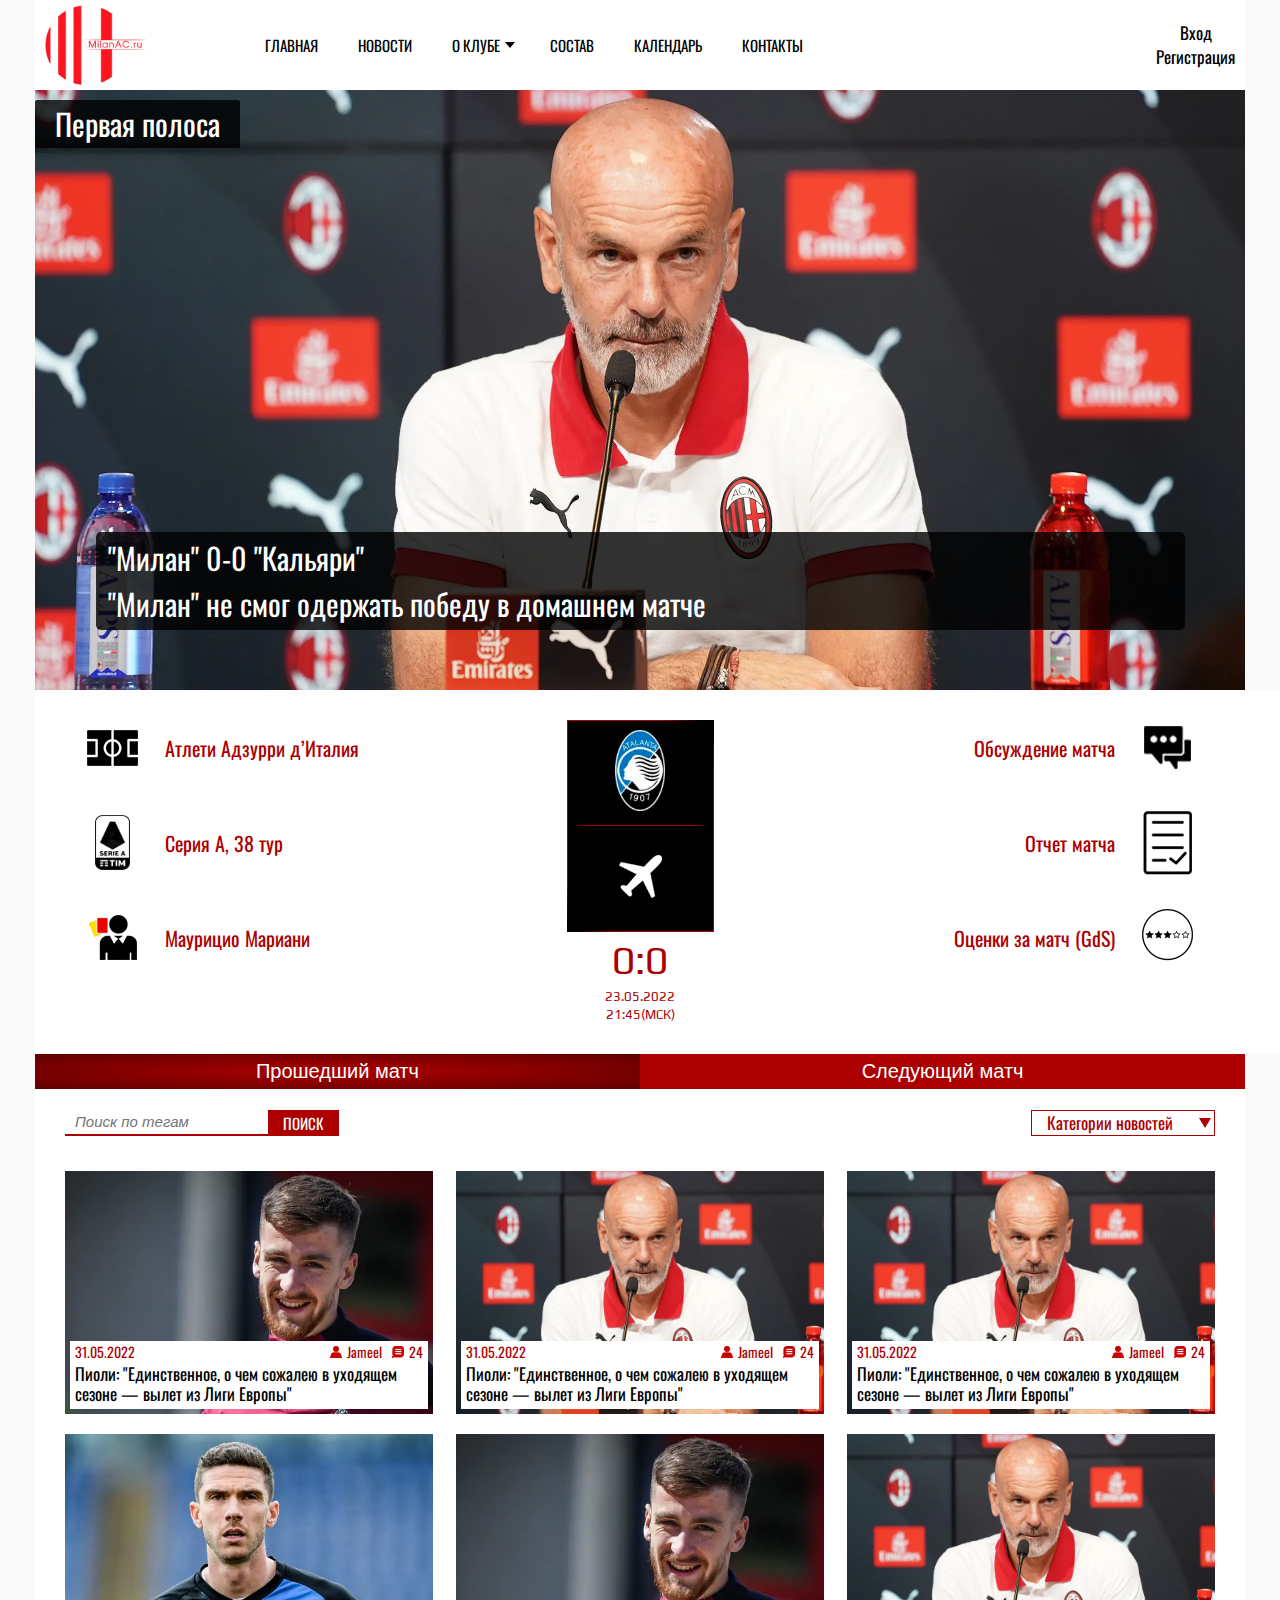
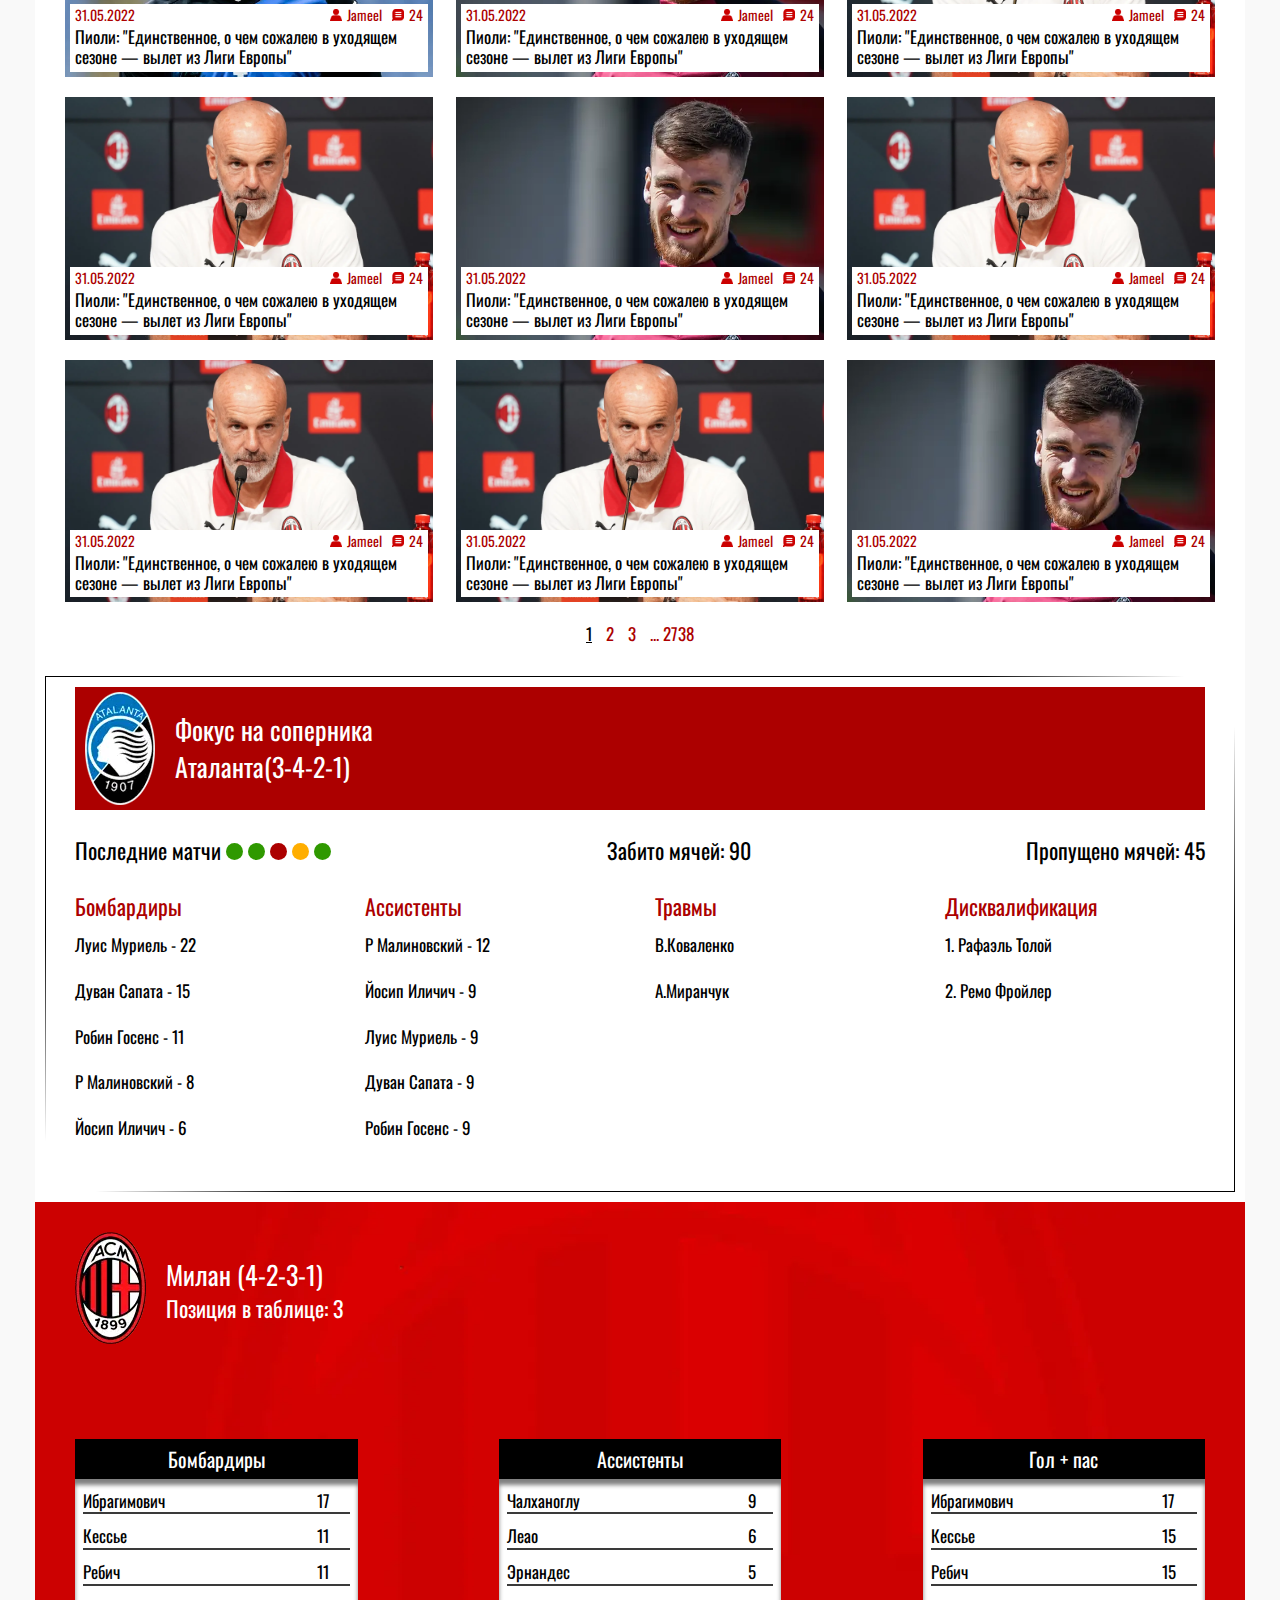
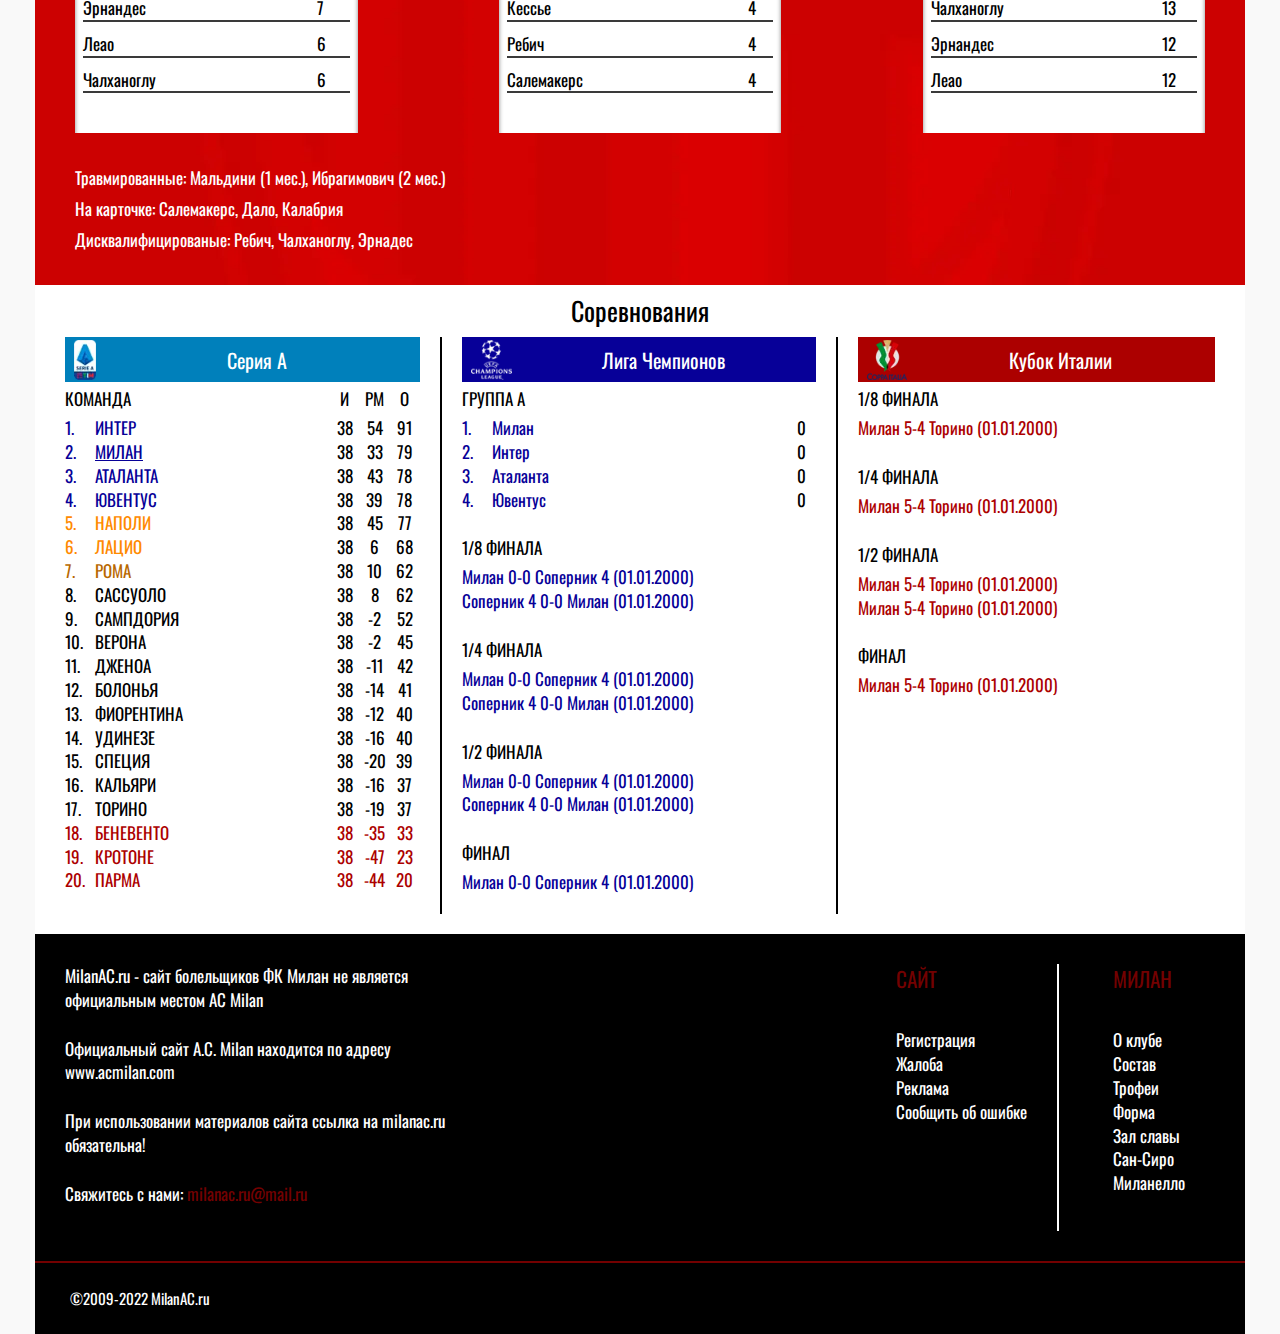
<file: Milanac/index.html>
<!doctype html><html lang="ru">  <head>    <meta charset="utf-8">    <meta http-equiv="X-UA-Compatible" content="IE=edge">    <meta name="viewport" content="width=device-width, initial-scale=1">    <link rel="stylesheet" href="css/style.min.css">    <link rel="preconnect" href="https://fonts.gstatic.com">    <link href="https://fonts.googleapis.com/css2?family=Oswald:wght@300;400;700&family=Play:wght@400;700&display=swap" rel="stylesheet">    <link rel="stylesheet" href="https://use.fontawesome.com/releases/v5.7.2/css/all.css" integrity="sha384-fnmOCqbTlWIlj8LyTjo7mOUStjsKC4pOpQbqyi7RrhN7udi9RwhKkMHpvLbHG9Sr" crossorigin="anonymous">    <link rel="icon" href="img/logos/favicon.png" type="image/png">    <title>ФК Милан: новости, состав, трансферы, фото и видео матчей</title>  </head>    <body>      <header>        <div class="container">          <div class="header__inner">            <div class="logo">              <a href="index.html">                <picture><source srcset="img/logos/milan__logo.webp" type="image/webp"><img src="img/logos/milan__logo.png"></picture>              </a>            </div><!--logo-->            <div class="nav__wrapper">              <nav class="header__nav">                <ul class="nav__list">                  <li class="nav__item">                    <a href="index.html" class="nav__link">Главная</a>                  </li>                  <li class="nav__item">                    <a href="#" class="nav__link">Новости</a>                  </li>                  <li class="nav__item has__subnavs">                    <a class="nav__link">О клубе</a>                    <span class="expand expand-nav"></span>                    <div class="subnavs">                      <div class="subnavs__wrapper">                        <div class="subnavs__list">                          <ul>                            <li class="subnavs__link">                              <a href="milanForm.html">Форма</a>                            </li>                            <li class="subnavs__link">                              <a href="MilanHistory.html">История "Милана"</a>                            </li>                            <li class="subnavs__link">                              <a href="aboutMilan.html">Общие сведения о "Милане"</a>                            </li>                          </ul>                        </div>                        <div class="subnavs__list">                          <ul>                            <li class="subnavs__link">                              <a href="hallOffame.html">Зал славы "Милана"</a>                            </li>                            <li class="subnavs__link">                              <a href="records.html">Рекорды "Милана"</a>                            </li>                            <li class="subnavs__link">                              <a href="awards.html">Трофеи и награды "Милана"</a>                            </li>                            <li class="subnavs__link">                              <a href="sansiro.html">Стадион Сан-Сиро</a>                            </li>                            <li class="subnavs__link">                              <a href="milanello.html">Миланелло</a>                            </li>                          </ul>                        </div>                      </div>                    </div>                  </li>                  <li class="nav__item">                    <a href="sostav.html"  class="nav__link">Состав</a>                  </li>                  <li class="nav__item">                    <a href="calendar.html"  class="nav__link">Календарь</a>                  </li>                  <li class="nav__item">                    <a href="#"  class="nav__link">Контакты</a>                  </li>                </ul>              </nav><!--header__nav-->              <div class="nav__right">                <ul class="social__links">                  <li class="social__item">                    <a href="https://vk.com/milanac_ru" rel="nofollow" target="_blank">                      <i class="fab fa-vk"></i>                    </a>                  </li>                  <li class="social__item">                    <a href="https://www.facebook.com/MilanACRU/" rel="nofollow" target="_blank">                      <i class="fab fa-facebook-square"></i>                    </a>                  </li>                </ul>                <ul class="profile">                  <li class="user__login">                    <a href="">Вход</a>                  </li>                  <li class="user__reg">                    <a href="">Регистрация</a>                  </li>                </ul><!--profile-->              </div><!--nav__right-->            </div><!--nav__wrapper-->            <div class="nav__burger">              <span class="nav__burger__item">            </div>          </div><!--header__inner-->        </div>      </header>      <!--newsItem-->      <section class="newsItem">        <div class="container">          <div class="newsItem__preview">            <p class="newsItem__suptitle">Первая полоса</p>            <div class="newsItem__photo">              <a href="">                <picture><source srcset="img/stefanopng.webp" type="image/webp"><img src="img/stefanopng.png"></picture>              </a>            </div>            <div class="newsItem__info">              <h2 class="newsItem__title">                <a href="">"Милан" 0-0 "Кальяри"</a>              </h2>              <h3 class="newsItem__subtitle">                <a>"Милан" не смог одержать победу  в домашнем матче</a>              </h3>            </div>          </div>        </div>      </section>      <!--matchBox-->      <div class="matchBox">        <div class="matchBox__container container">          <div class="matchBox__views">            <div class="matchBox__view" data-matchbox="matchBox__prev">              <div class="matchBox__inner">                 <div class="matchBox__col matchBox__left">                   <div class="matchBox__item">                     <div class="matchBox__icon">                       <picture><source srcset="img/matchBox/matchBox__stadion.webp" type="image/webp"><img src="img/matchBox/matchBox__stadion.png" alt="стадион"></picture>                     </div>                     <div class="matchBox__item__text">                       Атлети Адзурри д’Италия                     </div>                   </div><!--matchBox__item-->                   <div class="matchBox__item">                     <div class="matchBox__icon">                       <picture><source srcset="img/matchBox/matchBox__serieA.webp" type="image/webp"><img src="img/matchBox/matchBox__serieA.png" alt="Серия А"></picture>                     </div>                     <div class="matchBox__item__text">                       Серия А, 38 тур                     </div>                   </div><!--matchBox__item-->                   <div class="matchBox__item">                     <div class="matchBox__icon">                       <picture><source srcset="img/matchBox/matchBox__referee.webp" type="image/webp"><img src="img/matchBox/matchBox__referee.png" alt="Рефери"></picture>                     </div>                     <div class="matchBox__item__text">                       Маурицио Мариани                     </div>                   </div><!--matchBox__item-->                 </div><!--matchBox__left-->                    <div class="matchBox__col matchBox__center">                   <div class="matchBox__logos">                     <div class="matchBox__logo matchBox__left__logo">                       <picture><source srcset="img/logos/rival__logo.webp" type="image/webp"><img src="img/logos/rival__logo.png" alt="Соперник"></picture>                     </div>                     <div class="matchBox__logo matchBox__right__logo">                       <picture>                       <source srcset="img/logos/milan_logo.png" media="(max-width: 768px)">                         <img src="img/matchBox/matchBox__plane.png" alt="В гостях">                       </picture>                     </div>                   </div>                   <div class="matchbox__info">                     <p class="matchBox__score">0:0</p>                     <p class="matchBox__date">23.05.2022<br>                        21:45(МСК)                     </p>                   </div>                 </div><!--matchBox__center-->                    <div class="matchBox__col matchBox__right">                   <div class="matchBox__item matchBox__item__right">                     <div class="matchBox__icon matchBox__icon__right">                       <picture><source srcset="img/matchBox/matchBox__chat.webp" type="image/webp"><img src="img/matchBox/matchBox__chat.png" alt="Чат матча"></picture>                     </div>                     <div class="matchBox__item__text matchBox__item__text__right">                       <a href="">Обсуждение матча</a>                     </div>                   </div><!--matchBox__item-->                   <div class="matchBox__item matchBox__item__right">                     <div class="matchBox__icon matchBox__icon__right">                       <picture><source srcset="img/matchBox/matchBox__prev/matchBox__report.webp" type="image/webp"><img src="img/matchBox/matchBox__prev/matchBox__report.png" alt="Заявка"></picture>                     </div>                     <div class="matchBox__item__text matchBox__item__text__right">                       <a href="">Отчет матча</a>                     </div>                   </div><!--matchBox__item-->                   <div class="matchBox__item matchBox__item__right">                     <div class="matchBox__icon matchBox__icon__right">                       <picture><source srcset="img/matchBox/matchBox__prev/matchBox__rating.webp" type="image/webp"><img src="img/matchBox/matchBox__prev/matchBox__rating.png" alt="Вероятный состав"></picture>                     </div>                     <div class="matchBox__item__text matchBox__item__text__right">                       <a href="">Оценки за матч (GdS)</a>                     </div>                   </div><!--matchBox__item-->                 </div><!--matchBox__right-->                  </div><!--matchBox__inner-->             </div><!--matchBox__prev-->            <div class="matchBox__view  active" data-matchbox="matchBox__next">              <div class="matchBox__inner">                <div class="matchBox__col matchBox__left">                  <div class="matchBox__item">                    <div class="matchBox__icon">                      <picture><source srcset="img/matchBox/matchBox__stadion.webp" type="image/webp"><img src="img/matchBox/matchBox__stadion.png" alt="стадион"></picture>                    </div>                    <div class="matchBox__item__text">                      Атлети Адзурри д’Италия                    </div>                  </div><!--matchBox__item-->                  <div class="matchBox__item">                    <div class="matchBox__icon">                      <picture><source srcset="img/matchBox/matchBox__serieA.webp" type="image/webp"><img src="img/matchBox/matchBox__serieA.png" alt="Серия А"></picture>                    </div>                    <div class="matchBox__item__text">                      Серия А, 38 тур                    </div>                  </div><!--matchBox__item-->                  <div class="matchBox__item">                    <div class="matchBox__icon">                      <picture><source srcset="img/matchBox/matchBox__referee.webp" type="image/webp"><img src="img/matchBox/matchBox__referee.png" alt="Рефери"></picture>                    </div>                    <div class="matchBox__item__text">                      Маурицио Мариани                    </div>                  </div><!--matchBox__item-->                </div><!--matchBox__left-->                  <div class="matchBox__col matchBox__center">                  <div class="matchBox__logos">                    <div class="matchBox__logo matchBox__left__logo">                      <picture><source srcset="img/logos/rival__logo.webp" type="image/webp"><img src="img/logos/rival__logo.png" alt="Соперник"></picture>                    </div>                    <div class="matchBox__logo matchBox__right__logo">                      <picture>                      <source srcset="img/logos/milan_logo.png" media="(max-width: 768px)">                        <img src="img/matchBox/matchBox__home.png" alt="В гостях">                      </picture>                    </div>                  </div>                  <div class="matchbox__info">                    <p class="matchBox__score">- -</p>                    <p class="matchBox__date">23.05.2022<br>                       21:45(МСК)                    </p>                  </div>                </div><!--matchBox__center-->                  <div class="matchBox__col matchBox__right">                  <div class="matchBox__item matchBox__item__right">                    <div class="matchBox__icon matchBox__icon__right">                      <picture><source srcset="img/matchBox/matchBox__chat.webp" type="image/webp"><img src="img/matchBox/matchBox__chat.png" alt="Чат матча"></picture>                    </div>                    <div class="matchBox__item__text matchBox__item__text__right">                      <a href="">Обсуждение матча</a>                    </div>                  </div><!--matchBox__item-->                  <div class="matchBox__item matchBox__item__right">                    <div class="matchBox__icon matchBox__icon__right">                      <picture><source srcset="img/matchBox/matchBox__next/matchBox__zayavka.webp" type="image/webp"><img src="img/matchBox/matchBox__next/matchBox__zayavka.png" alt="Заявка"></picture>                    </div>                    <div class="matchBox__item__text matchBox__item__text__right">                      <a href="">Заявка на матч</a>                    </div>                  </div><!--matchBox__item-->                  <div class="matchBox__item matchBox__item__right">                    <div class="matchBox__icon matchBox__icon__right">                      <picture><source srcset="img/matchBox/matchBox__next/matchBox__lineUp.webp" type="image/webp"><img src="img/matchBox/matchBox__next/matchBox__lineUp.png" alt="Вероятный состав"></picture>                    </div>                    <div class="matchBox__item__text matchBox__item__text__right">                      <a href="">Вероятные составы</a>                    </div>                  </div><!--matchBox__item-->                </div><!--matchBox__right-->              </div><!--matchBox__inner-->            </div><!--matchBox__next-->          </div>          <div class="matchBox__footer">            <button class="matchBox__btn matchBox__prev active">Прошедший матч</button>            <button class="matchBox__btn matchBox__next">Следующий матч</button>          </div>        </div><!--container-->      </div><!--matchBox-->      <!--news-->      <div class="news" id="news">        <div class="container">          <div class="news__inner">            <div class="news__header">              <div class="news__header__item">                <div class="news__search">                <form method="post" action="/">                  <input class="search__text" type="text" placeholder="Поиск по тегам">                  <button class="search__button" type="submit">ПОИСК</button>                </form>              </div>              </div>              <div class="news__header__item news__header__item__filter">                <div class="news__filter">                <div class="news__filter__header">                  <div class="news__filter__title">Категории новостей</div>                  <span class="expand expand-filter"></span>                </div>                <ul class="news__filter__items">                  <li class="news__filter__item"><a>Болельщики Милана</a></li>                  <li class="news__filter__item"><a>Видео Милана</a></li>                  <li class="news__filter__item filter__has__subnavs news__filter__item--euro">                    Россонери На Евро                    <span class="expand expand-sm"></span>                    <ul class="news__filter__euro filter__subnavs">                      <li><a>Евро 2012</a></li>                      <li><a>Евро 2016</a></li>                      <li><a>Евро 2020</a></li>                      <li><a>Евро 2028</a></li>                    </ul>                  </li>                  <li class="news__filter__item"><a>Игроки Милана</a></li>                  <li class="news__filter__item"><a>Клуб Милана</a></li>                  <li class="news__filter__item"><a>Конкурсы</a></li>                  <li class="news__filter__item"><a>Кубок Италии</a></li>                  <li class="news__filter__item"><a>Кубок Конфедераций</a></li>                  <li class="news__filter__item"><a>Легенды Милана</a></li>                  <li class="news__filter__item"><a>Лига Европы УЕФА</a></li>                  <li class="news__filter__item"><a>Лига Чемпионов</a></li>                  <li class="news__filter__item"><a>Лучшие Матчи Милана</a></li>                  <li class="news__filter__item"><a>Матчи Милана</a></li>                  <li class="news__filter__item"><a>Национальные Сборные</a></li>                  <li class="news__filter__item"><a>Не Футбольный Милан</a></li>                  <li class="news__filter__item"><a>Примавера</a></li>                  <li class="news__filter__item"><a>Серия А</a></li>                  <li class="news__filter__item"><a>Соперники Милана</a></li>                  <li class="news__filter__item"><a>Статьи</a></li>                  <li class="news__filter__item"><a>Суперлига</a></li>                  <li class="news__filter__item"><a>Товарищеские Матчи</a></li>                  <li class="news__filter__item"><a>Трансферы Милана</a></li>                  <li class="news__filter__item"><a>Фото Милана</a></li>                  <li class="news__filter__item filter__has__subnavs news__filter__item--uefa">                    Россонери На ЧМ                    <span class="expand expand-sm"></span>                    <ul class="news__filter__uefa filter__subnavs">                      <li><a>Чемпионат Мира 2010</a></li>                      <li><a>Чемпионат Мира 2014</a></li>                      <li><a>Чемпионат Мира 2018</a></li>                      <li><a>Чемпионат Мира 2022</a></li>                    </ul>                  </li>                </ul>              </div>              </div>            </div><!--news__header-->            <div class="news__cols">              <div class="news__item">                <div class="news__preview">                  <a href="news.html">                    <picture><source srcset="img/news/salemakers.webp" type="image/webp"><img class="news__photo" src="img/news/salemakers.png"></picture>                  </a>                </div>                <div class="news__content">                  <div class="news__info">                    <time datetime="31-05-2022">31.05.2022</time>                    <ul class="news__stats">                      <li class="news__author">                        <picture><source srcset="img/news__info/news__author.webp" type="image/webp"><img class="news__stats__icon" src="img/news__info/news__author.png"></picture>                        <a href="">                          Jameel                        </a>                      </li>                      <li >                        <picture><source srcset="img/news__info/news__comments.webp" type="image/webp"><img class="news__stats__icon" src="img/news__info/news__comments.png"></picture>                        <a href="file:///C:/Users/jamee/OneDrive/Рабочий%20стол/web/verstka/MilanAc/news.html#comments">                          24                        </a>                      </li>                    </ul>                  </div>                  <a class="news__title" href="news.html">                    <h2>  Пиоли: "Единственное, о чем сожалею в уходящем сезоне — вылет из Лиги Европы"</h2>                  </a>                </div>              </div><!--news__item item1-->              <div class="news__item">                <div class="news__preview">                  <a href="">                    <picture><source srcset="img/news/stefanopng.webp" type="image/webp"><img src="img/news/stefanopng.jpg"></picture>                  </a>                </div>                <div class="news__content">                  <div class="news__info">                    <time datetime="31-05-2022">31.05.2022</time>                    <ul class="news__stats">                      <li class="news__author">                        <picture><source srcset="img/news__info/news__author.webp" type="image/webp"><img class="news__stats__icon" src="img/news__info/news__author.png"></picture>                        <a href="">                          Jameel                        </a>                      </li>                      <li>                        <picture><source srcset="img/news__info/news__comments.webp" type="image/webp"><img class="news__stats__icon" src="img/news__info/news__comments.png"></picture>                        <a href="file:///C:/Users/jamee/OneDrive/Рабочий%20стол/web/verstka/MilanAc/news.html#comments">                          24                        </a>                      </li>                    </ul>                  </div>                  <a class="news__title" href="">                    <h2>  Пиоли: "Единственное, о чем сожалею в уходящем сезоне — вылет из Лиги Европы"</h2>                  </a>                </div>              </div><!--news__item item2-->              <div class="news__item">                <div class="news__preview">                  <a href="">                    <picture><source srcset="img/news/stefanopng.webp" type="image/webp"><img src="img/news/stefanopng.jpg"></picture>                  </a>                </div>                <div class="news__content">                  <div class="news__info">                    <time datetime="31-05-2022">31.05.2022</time>                    <ul class="news__stats">                      <li class="news__author">                        <picture><source srcset="img/news__info/news__author.webp" type="image/webp"><img class="news__stats__icon" src="img/news__info/news__author.png"></picture>                        <a href="">                          Jameel                        </a>                      </li>                      <li>                        <picture><source srcset="img/news__info/news__comments.webp" type="image/webp"><img class="news__stats__icon" src="img/news__info/news__comments.png"></picture>                        <a href="file:///C:/Users/jamee/OneDrive/Рабочий%20стол/web/verstka/MilanAc/news.html#comments">                          24                        </a>                      </li>                    </ul>                  </div>                  <a class="news__title" href="">                    <h2>  Пиоли: "Единственное, о чем сожалею в уходящем сезоне — вылет из Лиги Европы"</h2>                  </a>                </div>              </div><!--news__item item3-->              <div class="news__item">                <div class="news__preview">                  <a href="">                    <picture><source srcset="img/news/госенс.webp" type="image/webp"><img src="img/news/госенс.jpg"></picture>                  </a>                </div>                <div class="news__content">                  <div class="news__info">                    <time datetime="31-05-2022">31.05.2022</time>                    <ul class="news__stats">                      <li class="news__author">                        <picture><source srcset="img/news__info/news__author.webp" type="image/webp"><img class="news__stats__icon" src="img/news__info/news__author.png"></picture>                        <a href="">                          Jameel                        </a>                      </li>                      <li>                        <picture><source srcset="img/news__info/news__comments.webp" type="image/webp"><img class="news__stats__icon" src="img/news__info/news__comments.png"></picture>                        <a href="file:///C:/Users/jamee/OneDrive/Рабочий%20стол/web/verstka/MilanAc/news.html#comments">                          24                        </a>                      </li>                    </ul>                  </div>                  <a class="news__title" href="">                    <h2>  Пиоли: "Единственное, о чем сожалею в уходящем сезоне — вылет из Лиги Европы"</h2>                  </a>                </div>              </div><!--news__item item4-->              <div class="news__item">                <div class="news__preview">                  <a href="">                    <picture><source srcset="img/news/salemakers.webp" type="image/webp"><img class="news__photo" src="img/news/salemakers.png"></picture>                  </a>                </div>                <div class="news__content">                  <div class="news__info">                    <time datetime="31-05-2022">31.05.2022</time>                    <ul class="news__stats">                      <li class="news__author">                        <picture><source srcset="img/news__info/news__author.webp" type="image/webp"><img class="news__stats__icon" src="img/news__info/news__author.png"></picture>                        <a href="">                          Jameel                        </a>                      </li>                      <li>                        <picture><source srcset="img/news__info/news__comments.webp" type="image/webp"><img class="news__stats__icon" src="img/news__info/news__comments.png"></picture>                        <a href="file:///C:/Users/jamee/OneDrive/Рабочий%20стол/web/verstka/MilanAc/news.html#comments">                          24                        </a>                      </li>                    </ul>                  </div>                  <a class="news__title" href="">                    <h2>  Пиоли: "Единственное, о чем сожалею в уходящем сезоне — вылет из Лиги Европы"</h2>                  </a>                </div>              </div><!--news__item item5-->              <div class="news__item">                <div class="news__preview">                  <a href="">                    <picture><source srcset="img/news/stefanopng.webp" type="image/webp"><img src="img/news/stefanopng.jpg"></picture>                  </a>                </div>                <div class="news__content">                  <div class="news__info">                    <time datetime="31-05-2022">31.05.2022</time>                    <ul class="news__stats">                      <li class="news__author">                        <picture><source srcset="img/news__info/news__author.webp" type="image/webp"><img class="news__stats__icon" src="img/news__info/news__author.png"></picture>                        <a href="">                          Jameel                        </a>                      </li>                      <li>                        <picture><source srcset="img/news__info/news__comments.webp" type="image/webp"><img class="news__stats__icon" src="img/news__info/news__comments.png"></picture>                        <a href="file:///C:/Users/jamee/OneDrive/Рабочий%20стол/web/verstka/MilanAc/news.html#comments">                          24                        </a>                      </li>                    </ul>                  </div>                  <a class="news__title" href="">                    <h2>  Пиоли: "Единственное, о чем сожалею в уходящем сезоне — вылет из Лиги Европы"</h2>                  </a>                </div>              </div><!--news__item item6-->              <div class="news__item">                <div class="news__preview">                  <a href="">                    <picture><source srcset="img/news/stefanopng.webp" type="image/webp"><img src="img/news/stefanopng.jpg"></picture>                  </a>                </div>                <div class="news__content">                  <div class="news__info">                    <time datetime="31-05-2022">31.05.2022</time>                    <ul class="news__stats">                      <li class="news__author">                        <picture><source srcset="img/news__info/news__author.webp" type="image/webp"><img class="news__stats__icon" src="img/news__info/news__author.png"></picture>                        <a href="">                          Jameel                        </a>                      </li>                      <li>                        <picture><source srcset="img/news__info/news__comments.webp" type="image/webp"><img class="news__stats__icon" src="img/news__info/news__comments.png"></picture>                        <a href="file:///C:/Users/jamee/OneDrive/Рабочий%20стол/web/verstka/MilanAc/news.html#comments">                          24                        </a>                      </li>                    </ul>                  </div>                  <a class="news__title" href="">                    <h2>  Пиоли: "Единственное, о чем сожалею в уходящем сезоне — вылет из Лиги Европы"</h2>                  </a>                </div>              </div><!--news__item item7-->              <div class="news__item">                <div class="news__preview">                  <a href="">                    <picture><source srcset="img/news/salemakers.webp" type="image/webp"><img class="news__photo" src="img/news/salemakers.png"></picture>                  </a>                </div>                <div class="news__content">                  <div class="news__info">                    <time datetime="31-05-2022">31.05.2022</time>                    <ul class="news__stats">                      <li class="news__author">                        <picture><source srcset="img/news__info/news__author.webp" type="image/webp"><img class="news__stats__icon" src="img/news__info/news__author.png"></picture>                        <a href="">                          Jameel                        </a>                      </li>                      <li>                        <picture><source srcset="img/news__info/news__comments.webp" type="image/webp"><img class="news__stats__icon" src="img/news__info/news__comments.png"></picture>                        <a href="file:///C:/Users/jamee/OneDrive/Рабочий%20стол/web/verstka/MilanAc/news.html#comments">                          24                        </a>                      </li>                    </ul>                  </div>                  <a class="news__title" href="">                    <h2>  Пиоли: "Единственное, о чем сожалею в уходящем сезоне — вылет из Лиги Европы"</h2>                  </a>                </div>              </div><!--news__item item8-->              <div class="news__item">                <div class="news__preview">                  <a href="">                    <picture><source srcset="img/news/stefanopng.webp" type="image/webp"><img src="img/news/stefanopng.jpg"></picture>                  </a>                </div>                <div class="news__content">                  <div class="news__info">                    <time datetime="31-05-2022">31.05.2022</time>                    <ul class="news__stats">                      <li class="news__author">                        <picture><source srcset="img/news__info/news__author.webp" type="image/webp"><img class="news__stats__icon" src="img/news__info/news__author.png"></picture>                        <a href="">                          Jameel                        </a>                      </li>                      <li>                        <picture><source srcset="img/news__info/news__comments.webp" type="image/webp"><img class="news__stats__icon" src="img/news__info/news__comments.png"></picture>                        <a href="file:///C:/Users/jamee/OneDrive/Рабочий%20стол/web/verstka/MilanAc/news.html#comments">                          24                        </a>                      </li>                    </ul>                  </div>                  <a class="news__title" href="">                    <h2>  Пиоли: "Единственное, о чем сожалею в уходящем сезоне — вылет из Лиги Европы"</h2>                  </a>                </div>              </div><!--news__item item9-->              <div class="news__item">                <div class="news__preview">                  <a href="">                    <picture><source srcset="img/news/stefanopng.webp" type="image/webp"><img class="news__stats__icon" src="img/news/stefanopng.jpg"></picture>                  </a>                </div>                <div class="news__content">                  <div class="news__info">                    <time datetime="31-05-2022">31.05.2022</time>                    <ul class="news__stats">                      <li class="news__author">                        <picture><source srcset="img/news__info/news__author.webp" type="image/webp"><img class="news__stats__icon" src="img/news__info/news__author.png"></picture>                        <a href="">                          Jameel                        </a>                      </li>                      <li>                        <picture><source srcset="img/news__info/news__comments.webp" type="image/webp"><img class="news__stats__icon" src="img/news__info/news__comments.png"></picture>                        <a href="file:///C:/Users/jamee/OneDrive/Рабочий%20стол/web/verstka/MilanAc/news.html#comments">                          24                        </a>                      </li>                    </ul>                  </div>                  <a class="news__title" href="">                    <h2>  Пиоли: "Единственное, о чем сожалею в уходящем сезоне — вылет из Лиги Европы"</h2>                  </a>                </div>              </div><!--news__item item10-->              <div class="news__item">                <div class="news__preview">                  <a href="">                    <picture><source srcset="img/news/stefanopng.webp" type="image/webp"><img src="img/news/stefanopng.jpg"></picture>                  </a>                </div>                <div class="news__content">                  <div class="news__info">                    <time datetime="31-05-2022">31.05.2022</time>                    <ul class="news__stats">                      <li class="news__author">                        <picture><source srcset="img/news__info/news__author.webp" type="image/webp"><img class="news__stats__icon" src="img/news__info/news__author.png"></picture>                        <a href="">                          Jameel                        </a>                      </li>                      <li>                        <picture><source srcset="img/news__info/news__comments.webp" type="image/webp"><img class="news__stats__icon" src="img/news__info/news__comments.png"></picture>                        <a href="file:///C:/Users/jamee/OneDrive/Рабочий%20стол/web/verstka/MilanAc/news.html#comments">                          24                        </a>                      </li>                    </ul>                    </ul>                  </div>                  <a class="news__title" href="">                    <h2>  Пиоли: "Единственное, о чем сожалею в уходящем сезоне — вылет из Лиги Европы"</h2>                  </a>                </div>              </div><!--news__item item11-->              <div class="news__item">                <div class="news__preview">                  <a href="">                    <picture><source srcset="img/news/salemakers.webp" type="image/webp"><img class="news__photo" src="img/news/salemakers.png"></picture>                  </a>                </div>                <div class="news__content">                  <div class="news__info">                    <time datetime="31-05-2022">31.05.2022</time>                    <ul class="news__stats">                      <li class="news__author">                        <picture><source srcset="img/news__info/news__author.webp" type="image/webp"><img class="news__stats__icon" src="img/news__info/news__author.png"></picture>                        <a href="">                          Jameel                        </a>                      </li>                      <li>                        <picture><source srcset="img/news__info/news__comments.webp" type="image/webp"><img class="news__stats__icon" src="img/news__info/news__comments.png"></picture>                        <a href="file:///C:/Users/jamee/OneDrive/Рабочий%20стол/web/verstka/MilanAc/news.html#comments">                          24                        </a>                      </li>                    </ul>                  </div>                  <a class="news__title" href="">                    <h2>  Пиоли: "Единственное, о чем сожалею в уходящем сезоне — вылет из Лиги Европы"</h2>                  </a>                </div>              </div><!--news__item item12-->            </div><!--news__cols-->            <div class="news__footer">              <ul class="pagination">                <li class="page__nav page__nav__active">                  <a href="">1</a>                </li>                <li class="page__nav">                  <a href="">2</a>                </li>                <li class="page__nav">                  <a href="">3</a>                </li>                <li class="page__nav page__nav__extend">                  <a>...</a>                </li>                <li class="page__nav">                  <a href="">2738</a>                </li>              </ul>            </div><!--news__footer-->          </div/><!--news__inner-->        </div>      </div><!--news-->      <!--rival-->      <section>        <div class="container">          <div class="rival">            <div class="rival__inner">              <div class="rival__stat">                <div class="rival__header">                  <picture><source srcset="img/logos/rival__logo.webp" type="image/webp"><img class="rival__header_logo" src="img/logos/rival__logo.png" alt="Соперник"></picture>                  <div class="rival__header__content">                    <h3 class="rival__supname">Фокус на соперника</h3>                    <h2 class="rival__name">Аталанта(3-4-2-1)</h2>                  </div>                </div><!--rival__header-->                <div class="rival__content">                  <div class="rival__total">                    <div class="rival__lastMatches">                      Последние матчи                      <span class="rival__lastMatchesResult rival__lastMatchesResult__win" title="Победа"></span>                      <span class="rival__lastMatchesResult rival__lastMatchesResult__win" title="Победа"></span>                      <span class="rival__lastMatchesResult rival__lastMatchesResult__defeat" title="Поражение"></span>                      <span class="rival__lastMatchesResult rival__lastMatchesResult__draw" title="Ничья"></span>                      <span class="rival__lastMatchesResult rival__lastMatchesResult__win" title="Победа"></span>                    </div>                    <div class="rival__goals">                      Забито мячей: 90                    </div>                    <div class="rival__missed">                      Пропущено мячей: 45                    </div>                  </div><!--rival__total-->                  <div class="rival__cols">                    <div class="rival__col">                      <div class="rival__col__header">Бомбардиры</div>                      <ul>                        <li class="rival__col__item">Луис Муриель - 22</li>                        <li class="rival__col__item">Дуван Сапата - 15</li>                        <li class="rival__col__item">Робин Госенс - 11</li>                        <li class="rival__col__item">Р Малиновский - 8</li>                        <li class="rival__col__item">Йосип Иличич - 6</li>                      </ul>                    </div><!--rival__col1-->                    <div class="rival__col">                      <div class="rival__col__header">Ассистенты</div>                      <ul>                        <li class="rival__col__item">Р Малиновский - 12</li>                        <li class="rival__col__item">Йосип Иличич - 9</li>                        <li class="rival__col__item">Луис Муриель - 9</li>                        <li class="rival__col__item">Дуван Сапата - 9</li>                        <li class="rival__col__item">Робин Госенс - 9</li>                      </ul>                    </div><!--rival__col2-->                    <div class="rival__col">                      <div class="rival__col__header">Травмы</div>                      <ul>                        <li class="rival__col__item">В.Коваленко</li>                        <li class="rival__col__item">А.Миранчук</li>                      </ul>                    </div><!--rival__col3-->                    <div class="rival__col">                      <div class="rival__col__header">Дисквалификация</div>                      <ul>                        <li class="rival__col__item">1. Рафаэль Толой</li>                        <li class="rival__col__item">2. Ремо Фройлер</li>                      </ul>                    </div><!--rival__col4-->                  </div><!--rival__cols-->                </div><!--rival__content-->              </div>            </div><!--rival__inner-->          </div><!--rival-->        </div><!--container-->      </section>      <!--statistics-->      <div class="statistics">        <div class="container">          <div class="statistics__inner">            <div class="statistics__header">              <picture><source srcset="img/logos/milan_logo.webp" type="image/webp"><img class="statistics__header_logo" src="img/logos/milan_logo.png"></picture>              <div class="statistics__header_content">                <div class="statistics__header_content_teamName">Милан (4-2-3-1)</div>                <div class="statistics__header_content_position">Позиция в таблице: 3</div>              </div>            </div><!--statistics__header-->            <div class="statistics__columns">              <div class="statistics__column column1">                <div class="statistics__columnHeader column1__header">                  Бомбардиры                </div>                <div class="column__table column1__table">                  <table>                    <tr class="column__table__item column1__table__item">                      <td class="column__tableItemName">Ибрагимович</td>                      <td class="column__tableItemTotal">17</td>                    </tr><!--1-->                    <tr class="column__table__item column1__table__item">                      <td class="column__tableItemName">Кессье</td>                      <td class="column__tableItemTotal">11</td>                    </tr><!--2-->                    <tr class="column__table__item column1__table__item">                      <td class="column__tableItemName">Ребич</td>                      <td class="column__tableItemTotal">11</td>                    </tr><!--3-->                    <tr class="column__table__item column1__table__item">                      <td class="column__tableItemName">Эрнандес</td>                      <td class="column__tableItemTotal">7</td>                    </tr><!--4-->                    <tr class="column__table__item column1__table__item">                      <td class="column__tableItemName">Леао</td>                      <td class="column__tableItemTotal">6</td>                    </tr><!--5-->                    <tr class="column__table__item column1__table__item">                      <td class="column__tableItemName">Чалханоглу</td>                      <td class="column__tableItemTotal">6</td>                    </tr><!--6-->                  </table>                </div>              </div><!--column1-->              <div class="statistics__column column2">                <div class="statistics__columnHeader column2__header">                  Ассистенты                </div>                <div class="column__table column2__table">                  <table>                    <tr class="column__table__item column2__table__item">                      <td class="column__tableItemName">Чалханоглу</td>                      <td class="column__tableItemTotal">9</td>                    </tr><!--1-->                    <tr class="column__table__item column2__table__item">                      <td class="column__tableItemName">Леао</td>                      <td class="column__tableItemTotal">6</td>                    </tr><!--2-->                    <tr class="column__table__item column2__table__item">                      <td class="column__tableItemName">Эрнандес</td>                      <td class="column__tableItemTotal">5</td>                    </tr><!--3-->                    <tr class="column__table__item column2__table__item">                      <td class="column__tableItemName">Кессье</td>                      <td class="column__tableItemTotal">4</td>                    </tr><!--4-->                    <tr class="column__table__item column2__table__item">                      <td class="column__tableItemName">Ребич</td>                      <td class="column__tableItemTotal">4</td>                    </tr><!--5-->                    <tr class="column__table__item column2__table__item">                      <td class="column__tableItemName">Салемакерс</td>                      <td class="column__tableItemTotal">4</td>                    </tr><!--6-->                  </table>                </div>              </div><!--column2-->              <div class="statistics__column column3">                <div class="statistics__columnHeader column3__header">                  Гол + пас                </div>                <div class="column__table column3__table">                  <table>                    <tr class="column__table__item column3__table__item">                      <td class="column__tableItemName">Ибрагимович</td>                      <td class="column__tableItemTotal">17</td>                    </tr><!--1-->                    <tr class="column__table__item column3__table__item">                      <td class="column__tableItemName">Кессье</td>                      <td class="column__tableItemTotal">15</td>                    </tr><!--2-->                    <tr class="column__table__item column3__table__item">                      <td class="column__tableItemName">Ребич</td>                      <td class="column__tableItemTotal">15</td>                    </tr><!--3-->                    <tr class="column__table__item column3__table__item">                      <td class="column__tableItemName">Чалханоглу</td>                      <td class="column__tableItemTotal">13</td>                    </tr><!--4-->                    <tr class="column__table__item column3__table__item">                      <td class="column__tableItemName">Эрнандес</td>                      <td class="column__tableItemTotal">12</td>                    </tr><!--5-->                    <tr class="column__table__item column3__table__item">                      <td class="column__tableItemName">Леао</td>                      <td class="column__tableItemTotal">12</td>                    </tr><!--6-->                  </table>                </div>              </div><!--column3              -->            </div><!--statistics__columns-->            <div class="statistics__footer">              <p class="statistics__footer__text">Травмированные: Мальдини (1 мес.), Ибрагимович (2 мес.)</p>              <p class="statistics__footer__text">На карточке: Салемакерс, Дало, Калабрия</p>              <p class="statistics__footer__text">Дисквалифицированые: Ребич, Чалханоглу, Эрнадес</p>            </div><!--statistics__footer-->          </div><!--statistics__inner-->        </div><!--container-->      </div><!--statistics-->      <!--competitions-->      <section class="competitions">        <div class="container">          <div class="competitions__inner">            <div class="competitions__header">              <h2 class="competitions__title">Соревнования</h2>            </div>            <div class="competitions__cols">              <div class="competitions__col col1">                <div class="competitions__colHeader col1__header">                  <picture><source srcset="img/logos/serieA_logo.webp" type="image/webp"><img class="competitions__logo" src="img/logos/serieA_logo.png"></picture>                  <div class="competitions__name">Серия А</div>                </div><!--col1__header-->                <table class="col__table col1__table">                  <thead class="col__table__header">                    <tr class="col__table__header">                      <th colspan="2" class="col__table__title">Команда</th>                      <th title="Игры" class="col__tableItemTotal">И</th>                      <th title="Разница мячей" class="col__tableItemTotal">РМ</th>                      <th title="Очки" class="col__tableItemTotal">О</th>                    </tr>                  </thead>                  <tr class="col1__table__item">                    <td class="col__tableItemPosition blueColor">1.</td>                    <td class="col__tableItemTeamName blueColor">Интер</td>                    <td class="col__tableItemTotal">38</td>                    <td class="col__tableItemTotal">54</td>                    <td class="col__tableItemTotal">91</td>                  </tr><!--1-->                  <tr class="col1__table__item">                    <td class="col__tableItemPosition blueColor">2.</td>                    <td class="col__tableItemTeamName blueColor"><span class="col1__Milan">Милан</span></td>                    <td class="col__tableItemTotal">38</td>                    <td class="col__tableItemTotal">33</td>                    <td class="col__tableItemTotal">79</td>                  </tr><!--2-->                  <tr class="col1__table__item">                    <td class="col__tableItemPosition blueColor">3.</td>                    <td class="col__tableItemTeamName blueColor">Аталанта</td>                    <td class="col__tableItemTotal">38</td>                    <td class="col__tableItemTotal">43</td>                    <td class="col__tableItemTotal">78</td>                  </tr><!--3-->                  <tr class="col1__table__item">                    <td class="col__tableItemPosition blueColor">4.</td>                    <td class="col__tableItemTeamName blueColor">Ювентус</td>                    <td class="col__tableItemTotal">38</td>                    <td class="col__tableItemTotal">39</td>                    <td class="col__tableItemTotal">78</td>                  </tr><!--4-->                  <tr class="col1__table__item">                    <td class="col__tableItemPosition orangeColor">5.</td>                    <td class="col__tableItemTeamName orangeColor">Наполи</td>                    <td class="col__tableItemTotal">38</td>                    <td class="col__tableItemTotal">45</td>                    <td class="col__tableItemTotal">77</td>                  </tr><!--5-->                  <tr class="col1__table__item">                    <td class="col__tableItemPosition orangeColor">6.</td>                    <td class="col__tableItemTeamName orangeColor">Лацио</td>                    <td class="col__tableItemTotal">38</td>                    <td class="col__tableItemTotal">6</td>                    <td class="col__tableItemTotal">68</td>                  </tr><!--6-->                  <tr class="col1__table__item">                    <td class="col__tableItemPosition darkenOrange">7.</td>                    <td class="col__tableItemTeamName darkenOrange">Рома</td>                    <td class="col__tableItemTotal">38</td>                    <td class="col__tableItemTotal">10</td>                    <td class="col__tableItemTotal">62</td>                  </tr><!--7-->                  <tr class="col1__table__item">                    <td class="col__tableItemPosition">8.</td>                    <td class="col__tableItemTeamName">Сассуоло</td>                    <td class="col__tableItemTotal">38</td>                    <td class="col__tableItemTotal">8</td>                    <td class="col__tableItemTotal">62</td>                  </tr><!--8-->                  <tr class="col1__table__item">                    <td class="col__tableItemPosition">9.</td>                    <td class="col__tableItemTeamName">Сампдория</td>                    <td class="col__tableItemTotal">38</td>                    <td class="col__tableItemTotal">-2</td>                    <td class="col__tableItemTotal">52</td>                  </tr><!--9-->                  <tr class="col1__table__item">                    <td class="col__tableItemPosition">10.</td>                    <td class="col__tableItemTeamName">Верона</td>                    <td class="col__tableItemTotal">38</td>                    <td class="col__tableItemTotal">-2</td>                    <td class="col__tableItemTotal">45</td>                  </tr><!--10-->                  <tr class="col1__table__item">                    <td class="col__tableItemPosition">11.</td>                    <td class="col__tableItemTeamName">Дженоа</td>                    <td class="col__tableItemTotal">38</td>                    <td class="col__tableItemTotal">-11</td>                    <td class="col__tableItemTotal">42</td>                  </tr><!--11-->                  <tr class="col1__table__item">                    <td class="col__tableItemPosition">12.</td>                    <td class="col__tableItemTeamName">Болонья</td>                    <td class="col__tableItemTotal">38</td>                    <td class="col__tableItemTotal">-14</td>                    <td class="col__tableItemTotal">41</td>                  </tr><!--12-->                  <tr class="col1__table__item">                    <td class="col__tableItemPosition">13.</td>                    <td class="col__tableItemTeamName">Фиорентина</td>                    <td class="col__tableItemTotal">38</td>                    <td class="col__tableItemTotal">-12</td>                    <td class="col__tableItemTotal">40</td>                  </tr><!--13-->                  <tr class="col1__table__item">                    <td class="col__tableItemPosition">14.</td>                    <td class="col__tableItemTeamName">Удинезе</td>                    <td class="col__tableItemTotal">38</td>                    <td class="col__tableItemTotal">-16</td>                    <td class="col__tableItemTotal">40</td>                  </tr><!--14-->                  <tr class="col1__table__item">                    <td class="col__tableItemPosition">15.</td>                    <td class="col__tableItemTeamName">Специя</td>                    <td class="col__tableItemTotal">38</td>                    <td class="col__tableItemTotal">-20</td>                    <td class="col__tableItemTotal">39</td>                  </tr><!--15-->                  <tr class="col1__table__item">                    <td class="col__tableItemPosition">16.</td>                    <td class="col__tableItemTeamName">Кальяри</td>                    <td class="col__tableItemTotal">38</td>                    <td class="col__tableItemTotal">-16</td>                    <td class="col__tableItemTotal">37</td>                  </tr><!--16-->                  <tr class="col1__table__item">                    <td class="col__tableItemPosition">17.</td>                    <td class="col__tableItemTeamName">Торино</td>                    <td class="col__tableItemTotal">38</td>                    <td class="col__tableItemTotal">-19</td>                    <td class="col__tableItemTotal">37</td>                  </tr><!--17-->                  <tr class="col1__table__item red">                    <td class="col__tableItemPosition">18.</td>                    <td class="col__tableItemTeamName">Беневенто</td>                    <td class="col__tableItemTotal">38</td>                    <td class="col__tableItemTotal">-35</td>                    <td class="col__tableItemTotal">33</td>                  </tr><!--18-->                  <tr class="col1__table__item red">                    <td class="col__tableItemPosition">19.</td>                    <td class="col__tableItemTeamName">Кротоне</td>                    <td class="col__tableItemTotal">38</td>                    <td class="col__tableItemTotal">-47</td>                    <td class="col__tableItemTotal">23</td>                  </tr><!--19-->                  <tr class="col1__table__item red">                    <td class="col__tableItemPosition">20.</td>                    <td class="col__tableItemTeamName">Парма</td>                    <td class="col__tableItemTotal">38</td>                    <td class="col__tableItemTotal">-44</td>                    <td class="col__tableItemTotal">20</td>                  </tr><!--20-->                </table><!--col1__table-->              </div> <!--col1-->              <div class="competitions__col col2">                <div class="competitions__colHeader col2__header">                  <picture><source srcset="img/logos/champions_league.webp" type="image/webp"><img class="competitions__logo" src="img/logos/champions_league.png"></picture>                  <div class="competitions__name">Лига Чемпионов</div>                </div><!--col2__header-->                <div class="col__tables">                  <table class="col__table">                    <thead class="col__table__header">                      <tr>                        <th class="col__table__title" colspan="2">Группа А</th>                      </tr>                    </thead>                    <tbody>                      <tr class="col__table__item col2__table__item">                        <td class="col__tableItemPosition blueColor">1.</td>                        <td class="col__tableItemTeamName blueColor">Милан</td>                        <td class="col__tableItemTotal">0</td>                      </tr><!--1-->                      <tr class="col__table__item col2__table__item">                        <td class="col__tableItemPosition blueColor">2.</td>                        <td class="col__tableItemTeamName blueColor">Интер</td>                        <td class="col__tableItemTotal">0</td>                      </tr><!--2-->                      <tr class="col__table__item col2__table__item">                        <td class="col__tableItemPosition blueColor">3.</td>                        <td class="col__tableItemTeamName blueColor">Аталанта</td>                        <td class="col__tableItemTotal">0</td>                      </tr><!--3-->                      <tr class="col__table__item col2__table__item">                        <td class="col__tableItemPosition blueColor">4.</td>                        <td class="col__tableItemTeamName blueColor">Ювентус</td>                        <td class="col__tableItemTotal">0</td>                      </tr><!--4-->                    </tbody>                  </table><!--col2__table-->                  <div class="col__table col2__table">                    <div class="col__table__header col2__table__header">                       1/8 ФИНАЛА                    </div>                    <div class="col2__table__items">                      <div class="col__table__item blueColor final">                         Милан                         0-0                         Соперник 4                          <span class="match__date">(01.01.2000)</span>                      </div>                      <div class="col__table__item blueColor final">                         Соперник 4                         0-0                         Милан                          <span class="match__date">(01.01.2000)</span>                      </div>                    </div><!--col2__table__items-->                  </div><!--col2__table-->                  <div class="col__table col2__table">                    <div class="col__table__header col2__table__header">                       1/4 ФИНАЛА                    </div>                    <div class="col2__table__items">                      <div class="col__table__item blueColor final">                         Милан                         0-0                         Соперник 4                          <span class="match__date">(01.01.2000)</span>                      </div>                      <div class="col__table__item blueColor final">                         Соперник 4                         0-0                         Милан                          <span class="match__date">(01.01.2000)</span>                      </div>                    </div><!--col2__table__items-->                  </div><!--col2__table-->                  <div class="col__table col2__table">                    <div class="col__table__header col2__table__header">                       1/2 ФИНАЛА                    </div>                    <div class="col2__table__items">                      <div class="col__table__item blueColor final">                         Милан                         0-0                         Соперник 4                          <span class="match__date">(01.01.2000)</span>                      </div>                      <div class="col__table__item blueColor final">                         Соперник 4                         0-0                         Милан                          <span class="match__date">(01.01.2000)</span>                      </div>                    </div><!--col2__table__items-->                  </div><!--col2__table-->                  <div class="col__table col2__table">                    <div class="col__table__header col2__table__header">                       ФИНАЛ                    </div>                    <div class="col2__table__items">                      <div class="col__table__item blueColor final">                         Милан                         0-0                         Соперник 4                         <span class="match__date">(01.01.2000)</span>                      </div>                    </div><!--col2__table__items-->                  </div><!--col2__table-->                </div><!--col2__tables-->              </div><!--col2-->              <div class="competitions__col col3">                <div class="competitions__colHeader col3__header">                  <picture><source srcset="img/logos/coppa_italia.webp" type="image/webp"><img class="competitions__logo" src="img/logos/coppa_italia.png"></picture>                  <div class="competitions__name">Кубок Италии</div>                </div><!--col3__header-->                <div class="col__tables">                  <div class="col__table col3__table">                    <div class="col__table__header col3__table__header">                       1/8 ФИНАЛА                    </div>                    <div class="col__table__item red final">                       Милан                       5-4                       Торино                        <span class="match__date">(01.01.2000)</span>                    </div>                  </div><!--col3__table-->                  <div class="col__table col3__table">                    <div class="col__table__header col3__table__header">                       1/4 ФИНАЛА                    </div>                    <div class="col__table__item red final">                       Милан                       5-4                       Торино                        <span class="match__date">(01.01.2000)</span>                    </div>                  </div><!--col3__table-->                  <div class="col__table col3__table">                    <div class="col__table__header col3__table__header">                       1/2 ФИНАЛА                    </div>                    <div class="col__table__item red final">                       Милан                       5-4                       Торино                        <span class="match__date">(01.01.2000)</span>                    </div>                    <div class="col__table__item red final">                       Милан                       5-4                       Торино                        <span class="match__date">(01.01.2000)</span>                    </div>                  </div><!--col3__table-->                  <div class="col__table col3__table">                    <div class="col__table__header col3__table__header">                       ФИНАЛ                    </div>                    <div class="col__table__item red final">                       Милан                       5-4                       Торино                        <span class="match__date">(01.01.2000)</span>                    </div>                  </div><!--col3__table-->                </div><!--col3__tables-->              </div><!--col3-->            </div><!--competitions__cols-->          </div><!--competitions__inner-->        </div><!--container-->      </section><!--competitions-->      <!--footer-->      <footer class="footer" id="footer">        <div class="container">          <div class="footer__inner">            <div class="footer__content">              <p>MilanAC.ru - сайт болельщиков ФК Милан не является официальным местом AC Milan </p>              <p>Официальный сайт A.C. Milan находится по адресу www.acmilan.com</p>              <p>При использовании материалов сайта ссылка на milanac.ru обязательна!              <p>Свяжитесь с нами: <a href="mailto:milanac.ru@mail.ru">milanac.ru@mail.ru</a></p>            </div><!--footer__content-->            <div class="footer__links">              <div class="footer__links__site">                <div class="footer__links__title">Сайт</div>                <ul class="footer__links__items">                  <li class="footer__links__item">                    <a href="#">Регистрация</a>                  </li>                  <li class="footer__links__item">                    <a href="#">Жалоба</a>                  </li>                  <li class="footer__links__item">                    <a href="#">Реклама</a>                  </li>                  <li class="footer__links__item">                    <a href="#">Сообщить об ошибке</a>                  </li>                </ul>              </div><!--footer__links__site-->              <div class="footer__links__milan">                <div class="footer__links__title">Милан</div>                <ul class="footer__links__items">                  <li class="footer__links__item">                    <a href="aboutMilan.html">О клубе</a>                  </li>                  <li class="footer__links__item">                    <a href="sostav.html">Состав</a>                  </li>                  <li class="footer__links__item">                    <a href="awards.html">Трофеи</a>                  </li>                  <li class="footer__links__item">                    <a href="milanForm.html">Форма</a>                  </li>                  <li class="footer__links__item">                    <a href="hallOffame.html">Зал славы</a>                  </li>                  <li class="footer__links__item">                    <a href="sansiro.html">Сан-Сиро</a>                  </li>                  <li class="footer__links__item">                    <a href="milanello.html">Миланелло</a>                  </li>                </ul>              </div><!--footer__links__milan"-->            </div><!--footer__links-->          </div><!--footer__inner-->          <div class="footer__footer">            <div class="footer__copyright">              ©2009-2022 MilanAC.ru            </div>          </div>        </div><!--container-->      </footer>      <script src="js/script.min.js"></script>    </body></html>
</file>
<file: Milanac/css/style.min.css>
a,abbr,acronym,address,applet,article,aside,audio,b,big,blockquote,body,canvas,caption,center,cite,code,dd,del,details,dfn,div,dl,dt,em,embed,fieldset,figcaption,figure,footer,form,h1,h2,h3,h4,h5,h6,header,hgroup,html,i,iframe,img,ins,kbd,label,legend,li,mark,menu,nav,object,ol,output,p,pre,q,ruby,s,samp,section,small,span,strike,strong,sub,summary,sup,table,tbody,td,tfoot,th,thead,time,tr,tt,u,ul,var,video{margin:0;padding:0;border:0;font-size:100%;font:inherit;vertical-align:baseline}table{width:100%;-webkit-box-sizing:border-box;box-sizing:border-box;border-collapse:collapse}ul{list-style:none}body{background-color:#f9f9f9;font-family:Oswald,sans-serif;line-height:1.4}.no-scroll{overflow:hidden}*,:after,:before{-webkit-box-sizing:border-box;box-sizing:border-box}.text__align{text-align:center}.container{width:100%;max-width:1350px;padding:0 35px;margin:0 auto;-webkit-transition:padding .2s linear;-o-transition:padding .2s linear;transition:padding .2s linear}.container.active{padding:0}.header__inner{position:relative;background:#fff;padding:5px 10px;height:var(--header__height)}.logo{position:absolute;top:50%;z-index:50;-webkit-transform:translateY(-50%);-ms-transform:translateY(-50%);transform:translateY(-50%);margin-right:10px}.logo img{display:block;height:100%;max-height:calc(var(--header__height) - 10px)}:root{--header__height:120px}.nav__wrapper{height:100%;padding-left:200px;display:-webkit-box;display:-ms-flexbox;display:flex;-webkit-box-pack:justify;-ms-flex-pack:justify;justify-content:space-between;-webkit-box-align:center;-ms-flex-align:center;align-items:center}.nav__list{display:-webkit-box;display:-ms-flexbox;display:flex;-webkit-box-align:center;-ms-flex-align:center;align-items:center}.nav__item{display:inline-block;margin:0 10px}.nav__link{display:block;font-size:15px;text-transform:uppercase;line-height:1.1;-webkit-transition:all .2s linear;-o-transition:all .2s linear;transition:all .2s linear;color:inherit;text-decoration:none;padding:5px 10px}.has__subnavs{position:relative;z-index:2;display:-webkit-box;display:-ms-flexbox;display:flex;-webkit-box-align:center;-ms-flex-align:center;align-items:center}.has__subnavs .nav__link{padding-right:20px}.expand{content:"";width:0;height:0;display:block;border-style:solid;border-width:6px 5px 0 5px}.expand-nav{border-color:#000 transparent transparent transparent;position:absolute;top:50%;right:5px;-webkit-transform:translateY(-50%);-ms-transform:translateY(-50%);transform:translateY(-50%);-webkit-transition:all .2s linear;-o-transition:all .2s linear;transition:all .2s linear}.subnavs{display:none;margin-top:15px}.subnavs__link{color:rgba(255,255,255,.8);line-height:3;padding:0 20px 0 40px;text-transform:uppercase}.subnavs__link a{color:inherit;text-decoration:none}.nav__right{display:-webkit-box;display:-ms-flexbox;display:flex;-webkit-box-align:center;-ms-flex-align:center;align-items:center;overflow:hidden}.social__links{display:-webkit-box;display:-ms-flexbox;display:flex}.social__item{color:#ac0000;font-size:17px;line-height:1;margin-left:10px}.social__item a{text-decoration:none;color:inherit}.profile{text-align:center;font-size:17px;margin-left:20px}.profile a{text-decoration:none;color:inherit;-webkit-transition:color .2s linear;-o-transition:color .2s linear;transition:color .2s linear}.profile a:hover{color:#ac0000}.nav__burger{display:none;padding:10px 0;width:24px;font-size:0;color:transparent;border:0;cursor:pointer;position:absolute;top:50%;left:10px;z-index:50;-webkit-transform:translateY(-50%);-ms-transform:translateY(-50%);transform:translateY(-50%)}.nav__burger__item{display:block;width:100%;height:3px;background-color:#000;position:relative;-webkit-transition:all .2s linear;-o-transition:all .2s linear;transition:all .2s linear}.nav__burger__item:after,.nav__burger__item:before{content:"";display:block;width:100%;height:3px;background-color:#000;position:absolute;z-index:1;-webkit-transition:-webkit-transform .2s linear;transition:-webkit-transform .2s linear;-o-transition:transform .2s linear;transition:transform .2s linear;transition:transform .2s linear,-webkit-transform .2s linear}.nav__burger__item:before{bottom:6px}.nav__burger__item:after{top:6px}.nav__burger.active .nav__burger__item{background:0 0}.nav__burger.active .nav__burger__item:before{bottom:0;-webkit-transform:rotate(45deg);-ms-transform:rotate(45deg);transform:rotate(45deg)}.nav__burger.active .nav__burger__item:after{top:0;-webkit-transform:rotate(-45deg);-ms-transform:rotate(-45deg);transform:rotate(-45deg)}.newsItem__inner{background:#fff}.newsItem__preview{height:47vw;max-height:600px;background:#fff;overflow:hidden;position:relative}.newsItem__suptitle{color:#fff;font-size:30px;background:rgba(0,0,0,.8);padding:3px 20px;border-radius:2px;position:absolute;top:10px;left:0;z-index:2}.newsItem__suptitle--news{display:none}.newsItem__suptitle--news a{text-decoration:none;color:inherit}.newsItem__photo{width:100%;height:100%;overflow:hidden}.newsItem__photo img{display:block;width:100%;height:100%;-o-object-fit:cover;object-fit:cover}.newsItem__info{background:rgba(0,0,0,.8);color:#fff;padding:3px 10px;position:absolute;bottom:10%;left:5%;right:5%;z-index:2;border-radius:5px}.newsItem__subtitle,.newsItem__title{font-size:30px;padding:2px;white-space:nowrap;-o-text-overflow:ellipsis;text-overflow:ellipsis;overflow:hidden}.newsItem__subtitle a,.newsItem__title a{color:inherit;text-decoration:none}.newsItem__title a{-webkit-transition:-webkit-text-decoration .2s linear;transition:-webkit-text-decoration .2s linear;-o-transition:text-decoration .2s linear;transition:text-decoration .2s linear;transition:text-decoration .2s linear,-webkit-text-decoration .2s linear}.newsItem__title a:hover{text-decoration:underline}.matchBox__container{overflow:hidden}.matchBox__views{display:-webkit-box;display:-ms-flexbox;display:flex;-webkit-transition:all .5s ease;-o-transition:all .5s ease;transition:all .5s ease}.matchBox__view{-webkit-box-flex:0;-ms-flex:0 0 100%;flex:0 0 100%}.matchBox__inner{overflow:hidden;background-color:#fff;padding:30px 50px;display:-webkit-box;display:-ms-flexbox;display:flex;-webkit-box-pack:justify;-ms-flex-pack:justify;justify-content:space-between}.matchBox__col{-webkit-box-flex:1;-ms-flex:1 1 0px;flex:1 1 0}.matchBox__item{display:-webkit-box;display:-ms-flexbox;display:flex;-webkit-box-align:center;-ms-flex-align:center;align-items:center;margin-bottom:40px}.matchBox__item:last-child{margin-bottom:0}.matchBox__item__right{-webkit-box-pack:end;-ms-flex-pack:end;justify-content:flex-end}.matchBox__icon{width:55px;height:55px;display:-webkit-box;display:-ms-flexbox;display:flex;-webkit-box-pack:center;-ms-flex-pack:center;justify-content:center;-webkit-box-align:center;-ms-flex-align:center;align-items:center}.matchBox__icon img{display:block;max-width:100%;height:auto;max-height:100%}.matchBox__icon__right{-webkit-box-ordinal-group:3;-ms-flex-order:2;order:2}.matchBox__item__text__right{-webkit-box-ordinal-group:2;-ms-flex-order:1;order:1}.matchBox__item__text{margin:0 25px;font-size:20px;color:#ac0000}.matchBox__item__text a{text-decoration:none;color:inherit;-webkit-transition:-webkit-text-decoration .2s linear;transition:-webkit-text-decoration .2s linear;-o-transition:text-decoration .2s linear;transition:text-decoration .2s linear;transition:text-decoration .2s linear,-webkit-text-decoration .2s linear}.matchBox__item__text a:hover{text-decoration:underline}.matchBox__logos{width:147px;margin:0 auto;padding:1px;background:-o-linear-gradient(45deg,#000 3%,#ac0000 15%,#ac0000 85%,#000 97%);background:linear-gradient(45deg,#000 3%,#ac0000 15%,#ac0000 85%,#000 97%)}.matchBox__logo{width:100%;height:105px;background:#000;border-bottom:1px solid #ac0000;-o-border-image:-o-linear-gradient(left,#000 3%,#ac0000 15%,#ac0000 85%,#000 97%) 1;border-image:-webkit-gradient(linear,left top,right top,color-stop(3%,#000),color-stop(15%,#ac0000),color-stop(85%,#ac0000),color-stop(97%,#000)) 1;border-image:linear-gradient(to right,#000 3%,#ac0000 15%,#ac0000 85%,#000 97%) 1;display:-webkit-box;display:-ms-flexbox;display:flex;-webkit-box-pack:center;-ms-flex-pack:center;justify-content:center;-webkit-box-align:center;-ms-flex-align:center;align-items:center}.matchBox__logo:last-child{border-bottom:none}.matchBox__logo img{width:100%;max-width:50px;height:auto}.matchbox__info{text-align:center;font-family:Play,sans-serif;font-size:20px;color:#ac0000}.matchBox__score{font-size:40px}.matchBox__date{font-size:13px}.matchBox__footer{display:-webkit-box;display:-ms-flexbox;display:flex;-webkit-box-pack:justify;-ms-flex-pack:justify;justify-content:space-between}.matchBox__btn{width:49.99%;padding:6px;background:#ac0000;font-size:20px;color:#fff;border:none;cursor:pointer}.matchBox__btn.active{background:-o-radial-gradient(#ac0000,#600000);background:radial-gradient(#ac0000,#600000)}.matchBox__btn__left{margin-right:1px}.news__inner{background-color:#fff;padding:20px 30px}.news__header{display:-webkit-box;display:-ms-flexbox;display:flex;-ms-flex-wrap:wrap;flex-wrap:wrap;-webkit-box-pack:justify;-ms-flex-pack:justify;justify-content:space-between;-webkit-box-align:center;-ms-flex-align:center;align-items:center;margin-bottom:35px}.news__header__item{width:50%;display:-webkit-box;display:-ms-flexbox;display:flex}.news__header__item__filter{-webkit-box-pack:end;-ms-flex-pack:end;justify-content:flex-end}.news__search{position:relative;width:100%;max-width:274px}.search__text{width:95%;padding:0 10px;border:none;border-bottom:2px solid #ac0000;height:26px;font-size:15px;outline:0}.search__text::-webkit-input-placeholder{font-style:italic}.search__text::-moz-placeholder{font-style:italic}.search__text:-ms-input-placeholder{font-style:italic}.search__text::-ms-input-placeholder{font-style:italic}.search__text::placeholder{font-style:italic}.search__button{cursor:pointer;height:26px;padding:0 15px;background:#ac0000;color:#fff;font-family:inherit;font-size:15px;border:none;position:absolute;right:0;bottom:0}.news__filter{cursor:pointer;width:100%;max-width:184px;border:1px solid #ac0000;position:relative}.news__filter__header{padding:0 3px 0 15px;display:-webkit-box;display:-ms-flexbox;display:flex;-webkit-box-pack:justify;-ms-flex-pack:justify;justify-content:space-between;-webkit-box-align:center;-ms-flex-align:center;align-items:center;vertical-align:middle}.news__filter__title{font-size:17px;color:#ac0000}.expand-filter{border-width:10px 6px 0 6px;border-color:#ac0000 transparent transparent transparent;-webkit-transition:-webkit-transform .2s linear;transition:-webkit-transform .2s linear;-o-transition:transform .2s linear;transition:transform .2s linear;transition:transform .2s linear,-webkit-transform .2s linear}.news__filter__items{display:none;background-color:#ac0000;width:calc(100% - 12px);padding:3px 0;position:absolute;right:0;z-index:2}.news__filter.active .news__filter__items{display:block}.news__filter.active .expand-filter{-webkit-transform:rotate(-180deg);-ms-transform:rotate(-180deg);transform:rotate(-180deg)}.news__filter__item{color:#fff;font-size:15px;padding:0 13px;position:relative}.filter__has__subnavs.active .filter__subnavs{display:block}.filter__has__subnavs.active .expand-sm{-webkit-transform:rotate(-180deg);-ms-transform:rotate(-180deg);transform:rotate(-180deg)}.filter__subnavs{display:none}.news__filter__euro,.news__filter__uefa{background:#ac0000;padding-left:13px}.expand-sm{margin-top:8px;border-color:#fff transparent transparent transparent;position:absolute;top:0;right:5px;z-index:1;-webkit-transition:-webkit-transform .2s linear;transition:-webkit-transform .2s linear;-o-transition:transform .2s linear;transition:transform .2s linear;transition:transform .2s linear,-webkit-transform .2s linear}.news__cols{display:-webkit-box;display:-ms-flexbox;display:flex;-ms-flex-wrap:wrap;flex-wrap:wrap;-webkit-box-pack:justify;-ms-flex-pack:justify;justify-content:space-between}.news__item{width:32%;margin-bottom:20px;position:relative}.news__preview{width:100%;position:relative;padding-top:66%}.news__preview img{position:absolute;top:0;left:0;right:0;bottom:0;display:block;width:100%;height:100%;-o-object-fit:cover;object-fit:cover}.news__content{padding:4px 5px;background:#fff;position:absolute;bottom:5px;left:5px;right:5px}.news__info{overflow:hidden;display:-webkit-box;display:-ms-flexbox;display:flex;-webkit-box-pack:justify;-ms-flex-pack:justify;justify-content:space-between;-webkit-box-align:center;-ms-flex-align:center;align-items:center;color:#ac0000;font-size:14px;line-height:1;margin-bottom:5px}.news__stats{display:-webkit-box;display:-ms-flexbox;display:flex;-webkit-box-align:center;-ms-flex-align:center;align-items:center}.news__stats li{display:-webkit-box;display:-ms-flexbox;display:flex;-webkit-box-align:center;-ms-flex-align:center;align-items:center;margin-left:10px}.news__stats li a{color:inherit;text-decoration:none}.news__stats__icon{display:block;width:12px;height:12px;margin-right:5px}.news__title{text-decoration:none;color:#000;-webkit-transition:-webkit-text-decoration .2s linear;transition:-webkit-text-decoration .2s linear;-o-transition:text-decoration .2s linear;transition:text-decoration .2s linear;transition:text-decoration .2s linear,-webkit-text-decoration .2s linear}.news__title:hover{text-decoration:underline}.news__title h2{font-size:17px;line-height:1.2;display:-webkit-box;-webkit-line-clamp:2;-webkit-box-orient:vertical;overflow:hidden}.news__footer{text-align:center}.page__nav{display:inline-block;margin-right:10px;font-size:17px}.page__nav:last-child{margin-right:0}.page__nav a{text-decoration:none;color:#ac0000;-webkit-transition:color .2s linear;-o-transition:color .2s linear;transition:color .2s linear}.page__nav a:hover{color:#000}.page__nav__active a{text-decoration:underline;color:#000}.page__nav__extend{margin-right:0}.page__nav__extend a{-webkit-transition:color .2s linear;-o-transition:color .2s linear;transition:color .2s linear}.page__nav__extend a:hover{cursor:default;color:#ac0000}.rival{background-color:#fff;padding:10px}.rival__inner{padding:1px;background:-o-linear-gradient(45deg,#fff 3%,#000 15%,#000 85%,#fff 97%);background:linear-gradient(45deg,#fff 3%,#000 15%,#000 85%,#fff 97%)}.rival__stat{background:#fff;padding:10px 29px 40px;overflow:hidden}.rival__header{background:#ac0000;padding:5px 10px;display:-webkit-box;display:-ms-flexbox;display:flex;-webkit-box-align:center;-ms-flex-align:center;align-items:center;margin-bottom:25px}.rival__header img{display:block;max-width:100%;height:auto}.rival__header__content{padding-left:20px;font-size:26px;color:#fff}.rival__total{display:-webkit-box;display:-ms-flexbox;display:flex;-webkit-box-pack:justify;-ms-flex-pack:justify;justify-content:space-between;-webkit-box-align:center;-ms-flex-align:center;align-items:center;font-size:22px;margin-bottom:25px}.rival__lastMatchesResult{display:inline-block;width:17px;height:17px;border-radius:50%}.rival__lastMatchesResult__win{background-color:#2f9900}.rival__lastMatchesResult__draw{background-color:#ffae00}.rival__lastMatchesResult__defeat{background-color:#ac0000}.rival__cols{display:-webkit-box;display:-ms-flexbox;display:flex;-ms-flex-wrap:wrap;flex-wrap:wrap;-webkit-box-pack:justify;-ms-flex-pack:justify;justify-content:space-between;-webkit-box-align:start;-ms-flex-align:start;align-items:flex-start;margin:0 -15px}.rival__col{width:25%;padding:0 15px;font-size:17px}.rival__col__header{font-size:22px;color:#ac0000}.rival__col__item{font-size:17px;line-height:2.7}.no-webp .statistics__inner{background:url(../img/milan_fon.jpg) no-repeat top center,#da0001}.statistics__inner{overflow:hidden;background-size:cover;padding:30px 40px}.statistics__header{display:-webkit-box;display:-ms-flexbox;display:flex;-webkit-box-align:center;-ms-flex-align:center;align-items:center}.statistics__header_content{padding-left:20px;color:#fff}.statistics__header_content_teamName{font-size:26px}.statistics__header_content_position{font-size:22px}.statistics__columns{display:-webkit-box;display:-ms-flexbox;display:flex;-ms-flex-wrap:wrap;flex-wrap:wrap;-webkit-box-pack:justify;-ms-flex-pack:justify;justify-content:space-between;margin:90px 0 30px}.statistics__column{width:25%;overflow:hidden}.statistics__columnHeader{font-size:20px;line-height:2;color:#fff;background-color:#000;text-align:center}.column__table{width:100%;font-size:17px;background-color:#fff;padding:0 8px 40px;-webkit-box-shadow:0 6px 4px rgba(0,0,0,.5) inset;box-shadow:0 6px 4px rgba(0,0,0,.5) inset}.column__table td{padding:10px 10px 0 0}.column__table td:last-child{padding-right:0}.column__table__item{border-bottom:2px solid #3a3a3a}.statistics__footer__text{color:#fff;font-size:17px;line-height:1.8}.competitions__inner{background-color:#fff;padding:0 10px 20px}.competitions__header{overflow:hidden;display:-webkit-box;display:-ms-flexbox;display:flex;-webkit-box-pack:center;-ms-flex-pack:center;justify-content:center;-webkit-box-align:center;-ms-flex-align:center;align-items:center}.competitions__title{font-size:26px;line-height:2}.competitions__cols{display:-webkit-box;display:-ms-flexbox;display:flex;-ms-flex-wrap:wrap;flex-wrap:wrap;-webkit-box-pack:justify;-ms-flex-pack:justify;justify-content:space-between}.competitions__col{overflow:hidden;width:33.3333%;border-right:2px solid #000;padding:0 20px}.competitions__col:last-child{border-right:none}.competitions__colHeader{padding:0 9px;height:45px;color:#fff;display:-webkit-box;display:-ms-flexbox;display:flex;-webkit-box-align:center;-ms-flex-align:center;align-items:center}.competitions__logo{display:block;height:100%;max-height:40px;width:auto;margin-right:8px}.competitions__name{display:inline-block;width:100%;text-align:center;font-size:20px}.col__table{width:100%;font-size:17px;text-align:left;margin-bottom:20px}.col__table__header{color:#000;text-align:left;text-transform:uppercase;line-height:2}.col__tableItemPosition{width:30px}.col__tableItemTotal{width:30px;text-align:center}.col1__header{background-color:#0080bb}.col1__table{text-transform:uppercase}.col1__Milan{text-decoration:underline}.blueColor{color:#070098}.orangeColor{color:#ff8a00}.darkenOrange{color:#b86800}.red{color:#ac0000}.col2__header{background-color:#070098}.col3__header{background-color:#ac0000}.footer__inner{overflow:hidden;display:-webkit-box;display:-ms-flexbox;display:flex;-ms-flex-wrap:wrap;flex-wrap:wrap;background-color:#000;padding:30px}.footer__content{width:50%;font-size:17px;padding-right:160px;color:#fff}.footer__content p{margin-bottom:25px}.footer__content p a{text-decoration:none;color:#730000;-webkit-transition:-webkit-text-decoration .2s linear;transition:-webkit-text-decoration .2s linear;-o-transition:text-decoration .2s linear;transition:text-decoration .2s linear;transition:text-decoration .2s linear,-webkit-text-decoration .2s linear}.footer__content p a:hover{text-decoration:underline}.footer__links{width:50%;display:-webkit-box;display:-ms-flexbox;display:flex;-webkit-box-pack:end;-ms-flex-pack:end;justify-content:flex-end}.footer__links__milan,.footer__links__site{padding:0 30px 0 54px}.footer__links__site{border-right:2px solid #fff}.footer__links__title{font-size:21px;text-transform:uppercase;color:#730000;margin-bottom:35px}.footer__links__item a{color:#fff;font-size:17px;text-decoration:none;-webkit-transition:-webkit-text-decoration .2s linear;transition:-webkit-text-decoration .2s linear;-o-transition:text-decoration .2s linear;transition:text-decoration .2s linear;transition:text-decoration .2s linear,-webkit-text-decoration .2s linear}.footer__links__item a:hover{text-decoration:underline}.footer__footer{padding:25px 35px;display:-webkit-box;display:-ms-flexbox;display:flex;-webkit-box-pack:justify;-ms-flex-pack:justify;justify-content:space-between;font-size:15px;color:#fff;background:#000;border-top:2px solid #730000}.footer__developer a{color:#fff;text-decoration:none;-webkit-transition:-webkit-text-decoration .2s linear;transition:-webkit-text-decoration .2s linear;-o-transition:text-decoration .2s linear;transition:text-decoration .2s linear;transition:text-decoration .2s linear,-webkit-text-decoration .2s linear}.footer__developer a:hover{text-decoration:underline}.newsItem__content,.section__content{overflow:hidden;padding:30px;font-family:Play,sans-serif;font-size:15px;color:#000}.newsItem__content .bold,.section__content .bold{font-weight:700}.newsItem__content .cursive,.section__content .cursive{font-style:italic}.newsItem__content .underline,.section__content .underline{text-decoration:underline}.newsItem__content p,.section__content p{margin-bottom:20px}.newsItem__content a,.section__content a{text-decoration:none;color:#070098}.newsItem__content a:hover,.section__content a:hover{text-decoration:underline}.newsItem__content h1,.newsItem__content h2,.newsItem__content h3,.newsItem__content h4,.newsItem__content h5,.newsItem__content h6,.section__content h1,.section__content h2,.section__content h3,.section__content h4,.section__content h5,.section__content h6{font-family:Oswald,sans-serif;font-weight:700;margin-bottom:20px}.newsItem__content h1,.section__content h1{font-size:26px}.newsItem__content h2,.section__content h2{font-size:22px}.newsItem__content h3,.section__content h3{font-size:18px}.newsItem__content h4,.section__content h4{font-size:17px}.newsItem__content h5,.newsItem__content h6,.section__content h5,.section__content h6{font-size:16px}.newsItem__content ol,.newsItem__content ul,.section__content ol,.section__content ul{margin-bottom:20px}.newsItem__content ol,.section__content ol{list-style:decimal;list-style-position:inside}.newsItem__content table,.section__content table{margin:30px 0}.newsItem__content img,.section__content img{display:block;margin:0 auto;width:100%;height:auto;max-width:560px;-o-object-fit:cover;object-fit:cover}.newsItem__content .fr-video,.section__content .fr-video{display:block;margin:0 auto;height:100%;width:100%;max-width:560px;overflow:hidden;position:relative}.newsItem__content .fr-video:before,.section__content .fr-video:before{content:"";display:block;padding-top:56.25%}.newsItem__content .fr-video embed,.newsItem__content .fr-video iframe,.newsItem__content .fr-video object,.newsItem__content .fr-video video,.section__content .fr-video embed,.section__content .fr-video iframe,.section__content .fr-video object,.section__content .fr-video video{width:100%;height:100%;-o-object-fit:cover;object-fit:cover;position:absolute;left:0;top:0}.newsItem__sharing{padding:10px 30px;background:#ac0000;overflow:hidden;display:-webkit-box;display:-ms-flexbox;display:flex;-webkit-box-align:center;-ms-flex-align:center;align-items:center;-webkit-box-pack:justify;-ms-flex-pack:justify;justify-content:space-between}.news__social{margin-right:20px;display:-webkit-box;display:-ms-flexbox;display:flex;-webkit-box-align:center;-ms-flex-align:center;align-items:center}.news__socialLinks{display:-webkit-box;display:-ms-flexbox;display:flex;-webkit-box-pack:justify;-ms-flex-pack:justify;justify-content:space-between;-webkit-box-align:center;-ms-flex-align:center;align-items:center;border:1px solid #fff;padding:5px 10px}.news__socialLinks__item{margin:0 5px}.news__socialLinks__item img{display:block;width:22px;height:22px}.share__icon{display:block;margin-right:15px;width:27px;height:27px}.news__stats__newsItem{color:#fff;font-size:17px}.news__stats__newsItem li{margin-left:40px}.news__stats__newsItem li:first-child{margin-left:0}.newsItem__stats__icon{width:22px;height:22px;margin-right:10px;display:-webkit-box;display:-ms-flexbox;display:flex;-webkit-box-pack:center;-ms-flex-pack:center;justify-content:center;-webkit-box-align:center;-ms-flex-align:center;align-items:center}.newsItem__stats__icon img{display:block;width:100%;height:auto;max-height:22px}.newsItem__comments{padding:20px 30px 150px;overflow:hidden}.comments{overflow:hidden}.comments__item .comments{margin-left:95px}.comments__item .comments .comments{margin-left:25px}.comments__item .comments .comments .comments .comments{margin-left:0}.comments__item__wrapper{display:-webkit-box;display:-ms-flexbox;display:flex;-webkit-box-align:start;-ms-flex-align:start;align-items:flex-start;border:1px dashed #e5e5e5;margin-bottom:10px}.comments__ava img{display:block;height:75px;width:75px}.comments__content{width:100%;padding:2px 20px}.comments__info{font-size:17px;display:-webkit-box;display:-ms-flexbox;display:flex;-ms-flex-wrap:wrap;flex-wrap:wrap;-webkit-box-align:center;-ms-flex-align:center;align-items:center;-webkit-box-pack:justify;-ms-flex-pack:justify;justify-content:space-between}.comments__info a{text-decoration:none}.comments__author{display:-webkit-box;display:-ms-flexbox;display:flex;-ms-flex-wrap:wrap;flex-wrap:wrap;-webkit-box-align:end;-ms-flex-align:end;align-items:flex-end;color:#ac0000;margin-right:20px}.comments__btn__line,.comments__line{margin:0 10px}.voting__voice__plus{color:#1cc400}.voting__voice__minus{color:#ac0000}.comments__pubdate{font-size:15px}.comments__text{font-family:Play,sans-serif;font-size:15px;margin-top:5px}.comments__btn{background:0 0;border:0;padding:0;cursor:pointer;color:#ac0000;font-family:inherit;font-size:17px}.comment__form{font-family:inherit;font-size:17px;color:#000;margin-top:40px}.comment__title{padding-left:5px}.comment__add{position:relative}.input__comment{display:block;width:100%;height:200px;border:2px solid rgba(172,0,0,.3);outline:0;font-family:Play,sans-serif;font-size:14px;color:#000;padding:0 10px;resize:none;overflow-y:auto;margin:10px 0}.input__comment::-webkit-input-placeholder{font-style:italic}.input__comment::-moz-placeholder{font-style:italic}.input__comment:-ms-input-placeholder{font-style:italic}.input__comment::-ms-input-placeholder{font-style:italic}.input__comment::placeholder{font-style:italic}.input__comment:focus{border-color:#ac0000}.add__actions{display:-webkit-box;display:-ms-flexbox;display:flex;position:absolute;bottom:100%;right:0}.no-webp .input__file{background:url(../img/comments/input__file.png) center no-repeat}.input__file{width:22px;height:22px;display:block;margin-right:5px}.input__file input{display:none}.input__smile img{display:block;width:22px;height:22px}.comment__send{padding:10px 20px;background:#000;color:#fff;font-size:17px}.comments__footer{margin-top:15px}.comments__footer a{text-decoration:none;color:#000;font-size:15px;font-family:inherit;font-weight:700;-webkit-transition:-webkit-text-decoration .2s linear;transition:-webkit-text-decoration .2s linear;-o-transition:text-decoration .2s linear;transition:text-decoration .2s linear;transition:text-decoration .2s linear,-webkit-text-decoration .2s linear}.comments__footer a:hover{text-decoration:underline}.match__table{width:100%;max-width:900px;line-height:2;text-align:center;overflow:hidden}.match__table a{text-decoration:none;color:#ac0000;-webkit-transition:-webkit-text-decoration .2s linear;transition:-webkit-text-decoration .2s linear;-o-transition:text-decoration .2s linear;transition:text-decoration .2s linear;transition:text-decoration .2s linear,-webkit-text-decoration .2s linear}.match__table a:hover{text-decoration:underline}.match__table tr{-webkit-box-align:center;-ms-flex-align:center;align-items:center}.match__table td{border:1px solid #aaa8a8;padding:0 1px;vertical-align:middle;overflow:hidden}.match__table__links{margin-top:20px;text-align:center;display:-webkit-box;display:-ms-flexbox;display:flex;-webkit-box-orient:vertical;-webkit-box-direction:normal;-ms-flex-direction:column;flex-direction:column}.match__table__links a{text-decoration:none;margin-top:20px;color:inherit;-webkit-transition:-webkit-text-decoration .2s linear;transition:-webkit-text-decoration .2s linear;-o-transition:text-decoration .2s linear;transition:text-decoration .2s linear;transition:text-decoration .2s linear,-webkit-text-decoration .2s linear}.match__table__links a:hover{color:#ac0000;text-decoration:underline}.search__inner{font-family:Play,sans-serif}.news__search__header__subtitle,.news__search__header__title{font-size:20px;font-weight:700;margin:20px 0}.news__search__header__subtitle .search__teg,.news__search__header__title .search__teg{font-size:26px;color:#ac0000}.halloffame__col,.news__item__search,.record__col{width:100%;display:-webkit-box;display:-ms-flexbox;display:flex;-ms-flex-wrap:wrap;flex-wrap:wrap}.news__preview__search{width:20%;padding-top:15%;overflow:hidden}.news__content__search{padding:10px 10px;position:static;width:80%;border:1px solid rgba(193,0,0,.7);border-left:0}.news__search__title{font-size:17px}.news__subtitle{margin-top:15px;font-size:15px;line-height:1.4;display:-webkit-box;-webkit-line-clamp:4;-webkit-box-orient:vertical;overflow:hidden}.section__inner{background:#fff}.section__header__img{margin:30px auto 50px!important}.section__title{color:#ac0000;margin-bottom:30px!important}.section__suptitle{display:none;font-size:13px}.section__suptitle a{text-decoration:none;color:rgba(0,0,0,.8)}.section__suptitle a:hover{text-decoration:underline}.section__subtitle{color:#ac0000}.alignnone{display:inline-block;margin-bottom:0;margin-top:0}.wp-caption{text-align:center;max-width:100%}figure{margin:0}.aboutMilan__table td{text-align:center;padding:0 10px}.awards__cols{display:-webkit-box;display:-ms-flexbox;display:flex;-ms-flex-wrap:wrap;flex-wrap:wrap}.awards__col{width:50%;text-align:center;padding:0 20px;border:1px solid #ac0000;margin-bottom:20px}.awards__col:first-child{border-right:0}.halloffame__col,.record__col{width:100%;max-width:600px;margin:0 auto 20px;border:1px solid #ac0000;padding:10px}.halloffame__preview,.record__preview{width:30%;overflow:hidden}.halloffame__preview img,.record__preview img{width:100%;max-width:179px;height:auto}.halloffame__content,.record__content{width:70%;padding-left:20px}.halloffame__items,.record__items{margin-bottom:0!important}.halloffame__items li,.record__items li{line-height:2.5}.sostav{width:100%;max-width:900px;margin:30px auto!important;overflow:hidden;font-size:75%}.sostav td{vertical-align:top;border:1px solid rgba(172,0,0,.8);padding:10px 20px}.sostav td a{color:#ac0000}.statistics__inner{background:url(../img/milan_fon.webp) no-repeat top center,#da0001}.input__file{background:url(../img/comments/input__file.webp) center no-repeat}@media (min-width:1025px){.nav__item:hover .nav__link{background:#000;color:#fff}.has__subnavs:hover .subnavs{display:block}.has__subnavs:hover .expand-nav{border-color:#fff transparent transparent transparent;-webkit-transform:rotate(-180deg);-ms-transform:rotate(-180deg);transform:rotate(-180deg)}.subnavs{background:rgba(0,0,0,.8);position:absolute;top:100%;left:0;z-index:2;margin-top:0}.subnavs__wrapper{padding:20px 30px;font-size:15px;display:-webkit-box;display:-ms-flexbox;display:flex}.subnavs__list:first-child{padding-right:40px}.subnavs__link{text-transform:none;color:rgba(255,255,255,.8);line-height:2;display:block;min-width:200px;border-bottom:1px solid rgba(255,255,255,.8);padding:0;-webkit-transition:all .2s linear;-o-transition:all .2s linear;transition:all .2s linear}.subnavs__link:hover{border-bottom:1px solid #fff;color:#fff}}@media (max-width:1280px){:root{--header__height:90px}}@media (max-width:1125px){.container{padding:0 15px}}@media (max-width:1025px){.logo{left:46px}:root{--header__height:60px}.nav__wrapper{padding-left:100px}.nav__list{display:none;padding:20px;background:rgba(0,0,0,.95);position:fixed;left:0;top:var(--header__height);bottom:0;width:100%;z-index:100;overflow:auto}.nav__list.active{display:block}.nav__item{display:block;margin:0;border-bottom:1px solid rgba(255,255,255,.6);-webkit-transition:border-bottom .2s linear;-o-transition:border-bottom .2s linear;transition:border-bottom .2s linear}.nav__link{padding:0 20px;color:#fff;line-height:4}.has__subnavs.active .subnavs{display:block}.has__subnavs.active .expand-nav{border-color:#fff transparent transparent transparent;-webkit-transform:rotate(-180deg);-ms-transform:rotate(-180deg);transform:rotate(-180deg)}.expand-nav{top:30px;right:5px;-webkit-transform:translateY(0);-ms-transform:translateY(0);transform:translateY(0);border-width:9px 7px 0 7px;border-color:#fff transparent transparent transparent}.profile{display:-webkit-box;display:-ms-flexbox;display:flex}.profile li{margin-left:10px}.profile li:first-child{margin-left:0}.nav__burger{display:block}.newsItem__suptitle{font-size:24px}.newsItem__suptitle--news{display:block}.newsItem__subtitle,.newsItem__title{font-size:24px}.matchBox__inner{padding:30px 20px}.matchBox__item{margin-bottom:30px}.matchBox__icon{width:43px;height:43px}.matchBox__item__text{font-size:17px}.matchBox__logos{width:118px}.matchBox__logo{height:84px}.matchBox__logo img{max-width:38px}.matchbox__info{font-size:17px}.matchBox__btn{font-size:17px}.matchBox__btn{font-size:15px}.news__inner{padding:20px}.news__item{width:49%}.rival__stat{padding:30px 20px}.rival__header img{width:56px;height:89px}.rival__header__content{font-size:22px}.rival__total{font-size:20px}.rival__lastMatchesResult{width:14px;height:14px}.rival__col{width:100%}.rival__col__header{font-size:20px}.rival__col__item{display:inline-block;margin-right:10px;line-height:2.4}.statistics__inner{padding:30px 20px}.statistics__header_logo{width:56px;height:89px}.statistics__header_content_teamName{font-size:24px}.statistics__header_content_position{font-size:20px}.statistics__column{width:28%}.competitions__inner{padding:0 0 20px}.competitions__title{font-size:24px}.final{display:-webkit-box;display:-ms-flexbox;display:flex;-webkit-box-pack:justify;-ms-flex-pack:justify;justify-content:space-between}.footer__inner{padding:30px 20px}.footer__content{text-align:center;width:100%;padding:0}.footer__content p{margin-bottom:15px}.footer__links{width:100%;display:block}.footer__links__milan,.footer__links__site{padding:0}.footer__links__site{border:0;margin-bottom:15px}.footer__links__title{margin-bottom:10px;text-align:center}.footer__links__items{display:-webkit-box;display:-ms-flexbox;display:flex;-ms-flex-wrap:wrap;flex-wrap:wrap;-webkit-box-pack:center;-ms-flex-pack:center;justify-content:center;-webkit-box-align:center;-ms-flex-align:center;align-items:center}.footer__links__item{padding:0 10px}.footer__footer{padding:15px 20px}.newsItem__content,.section__content{padding:30px 20px;font-size:14px}.newsItem__content h1,.section__content h1{font-size:23px}.newsItem__content h2,.section__content h2{font-size:20px}.newsItem__content h3,.section__content h3{font-size:17px}.newsItem__content h4,.section__content h4{font-size:16px}.newsItem__content h5,.newsItem__content h6,.section__content h5,.section__content h6{font-size:15px}.newsItem__sharing{padding:10px 20px}.news__socialLinks__item img{width:18px;height:18px}.share__icon{width:22px;height:22px}.news__stats__newsItem li{margin-left:20px}.news__stats__newsItem{font-size:15px}.newsItem__stats__icon{width:18px;height:18px;margin-right:5px}.newsItem__comments{padding:20px 20px 100px}.comments__item .comments{margin-left:60px}.comments__ava img{height:50px;width:50px}.comments__content{padding:2px 10px}.comments__info{font-size:15px}.comments__btn__line,.comments__line{margin:0 5px}.comments__btn{font-size:15px}.match__table__inner{padding:30px 5px 0}.news__subtitle{-webkit-line-clamp:3}.section__suptitle{display:block}}@media (max-width:1000px){.match__date{display:none}}@media (max-width:900px){.competitions__col{width:100%;max-width:450px;margin:0 auto;border-right:none}.match__date{display:inline-block}}@media (max-width:800px){.matchBox__icon{width:34px;height:34px}.matchBox__logos{width:94px}.matchBox__logo{height:67px}.matchBox__logo img{max-width:30px}}@media (max-width:769px){.newsItem__suptitle{font-size:20px}.newsItem__subtitle,.newsItem__title{font-size:20px}}@media (max-width:768px){.matchBox__left,.matchBox__right{display:none}.matchBox__center{width:100%;position:relative}.matchBox__logos{width:100%;display:-webkit-box;display:-ms-flexbox;display:flex;-webkit-box-pack:justify;-ms-flex-pack:justify;justify-content:space-between;-webkit-box-align:center;-ms-flex-align:center;align-items:center;background:0 0;padding:0 50px}.matchBox__logo{height:105px;border-bottom:0;background:0 0}.matchBox__logo img{max-width:60px}.matchbox__info{margin-top:0;font-size:15px;position:absolute;top:50%;left:50%;-webkit-transform:translate3d(-50%,-50%,0);transform:translate3d(-50%,-50%,0)}.news__info{font-size:12px}.news__title h2{font-size:15px}.rival__total{display:block}.statistics__columns{margin:30px 0 15px}.statistics__column{width:30%}.newsItem__sharing{-webkit-box-orient:vertical;-webkit-box-direction:normal;-ms-flex-direction:column;flex-direction:column}.news__social{-webkit-box-ordinal-group:3;-ms-flex-order:2;order:2}.news__social{margin-right:0}.news__stats__newsItem{-webkit-box-ordinal-group:2;-ms-flex-order:1;order:1;margin-bottom:10px}.match__table{font-size:85%}.news__preview__search{width:30%}.news__content__search{width:70%}}@media (max-width:767px){.footer__footer{font-size:13px;line-height:2;display:block;text-align:center}}@media (max-width:700px){.statistics__column{width:100%;margin:0 auto 20px;max-width:410px}}@media (max-width:600px){.newsItem__preview{height:auto}.newsItem__suptitle{font-size:17px}.newsItem__subtitle,.newsItem__title{font-size:17px}.news__header__item{width:100%;-webkit-box-pack:end;-ms-flex-pack:end;justify-content:flex-end}.news__search{width:100%;margin-bottom:15px}.news__item{width:100%}.news__info{font-size:14px}.news__title h2{font-size:17px}.statistics__column{max-width:330px}.competitions__col{max-width:370px}.news__stats__newsItem{font-size:13px}.comments__item .comments{margin-left:25px}.comments__info{font-size:13px}.comments__pubdate{font-size:11px}.comments__text{font-size:13px}.comments__btn{font-size:13px}.news__search__header__subtitle .search__teg,.news__search__header__title .search__teg{font-size:22px}.news__search__header__subtitle,.news__search__header__title{font-size:15px}.halloffame__col,.news__item__search,.record__col{max-width:450px;margin:0 auto 20px}.news__preview__search{padding-top:56%;width:100%}.news__content__search{width:100%;border-left:1px solid rgba(193,0,0,.7);border-top:0}.allforms{width:100%}.awards__col{width:100%}.awards__col:first-child{border-right:1px solid #ac0000}.halloffame__preview,.record__preview{display:none}.halloffame__content,.record__content{width:100%;padding-left:0;text-align:center}}@media (max-width:565px){.matchBox__inner{padding:20px 10px}.matchBox__logos{padding:0 30px}.news__inner{padding:20px 10px}.rival__stat{padding:20px 10px}.statistics__inner{padding:20px 10px}.competitions__col{padding:0 10px}.footer__inner{padding:20px 10px}.newsItem__content,.section__content{padding:20px 10px}.newsItem__comments{padding:20px 10px 100px}.match__table{font-size:75%}}@media (max-width:500px){.newsItem__suptitle{display:none}}@media (max-width:450px){.social__item{font-size:15px}.profile{font-size:15px;margin-left:10px}.newsItem__subtitle,.newsItem__title{font-size:15px}.matchBox__left__logo{-webkit-box-pack:start;-ms-flex-pack:start;justify-content:flex-start}.matchBox__right__logo{-webkit-box-pack:end;-ms-flex-pack:end;justify-content:flex-end}.matchBox__logo img{max-width:50px}.matchBox__score{font-size:30px}.matchBox__date{font-size:11px}.matchBox__btn{font-size:13px}.search__button{font-size:13px}.news__filter__title{font-size:15px}.news__info{font-size:12px}.news__title h2{font-size:15px}.page__nav{font-size:15px}.rival__header img{width:44px;height:71px}.rival__header__content{font-size:18px}.rival__total{font-size:15px}.rival__col{font-size:15px}.rival__col__header{font-size:18px}.rival__col__item{font-size:15px}.statistics__header_logo{width:44px;height:71px}.statistics__header_content_teamName{font-size:20px}.statistics__header_content_position{font-size:17px}.statistics__columnHeader{font-size:17px}.column__table{font-size:15px}.statistics__footer__text{font-size:15px}.competitions__title{font-size:20px}.competitions__name{font-size:20px}.col__table{font-size:15px}.footer__content{font-size:15px}.footer__links__title{font-size:15px}.footer__links__item a{font-size:15px}.comments__info{-webkit-box-align:start;-ms-flex-align:start;align-items:flex-start}.comments__author{-webkit-box-orient:vertical;-webkit-box-direction:normal;-ms-flex-direction:column;flex-direction:column;-webkit-box-align:start;-ms-flex-align:start;align-items:flex-start}.comments__line{display:none}.comments__pubdate{font-size:9px;margin-top:5px}}@media (max-width:400px){.news__stats__newsItem li:last-child{display:none}.match__table{font-size:65%}}@media (max-width:350px){.search__text::-webkit-input-placeholder{font-size:0}.search__text::-moz-placeholder{font-size:0}.search__text:-ms-input-placeholder{font-size:0}.search__text::-ms-input-placeholder{font-size:0}.search__text::placeholder{font-size:0}}
</file>
